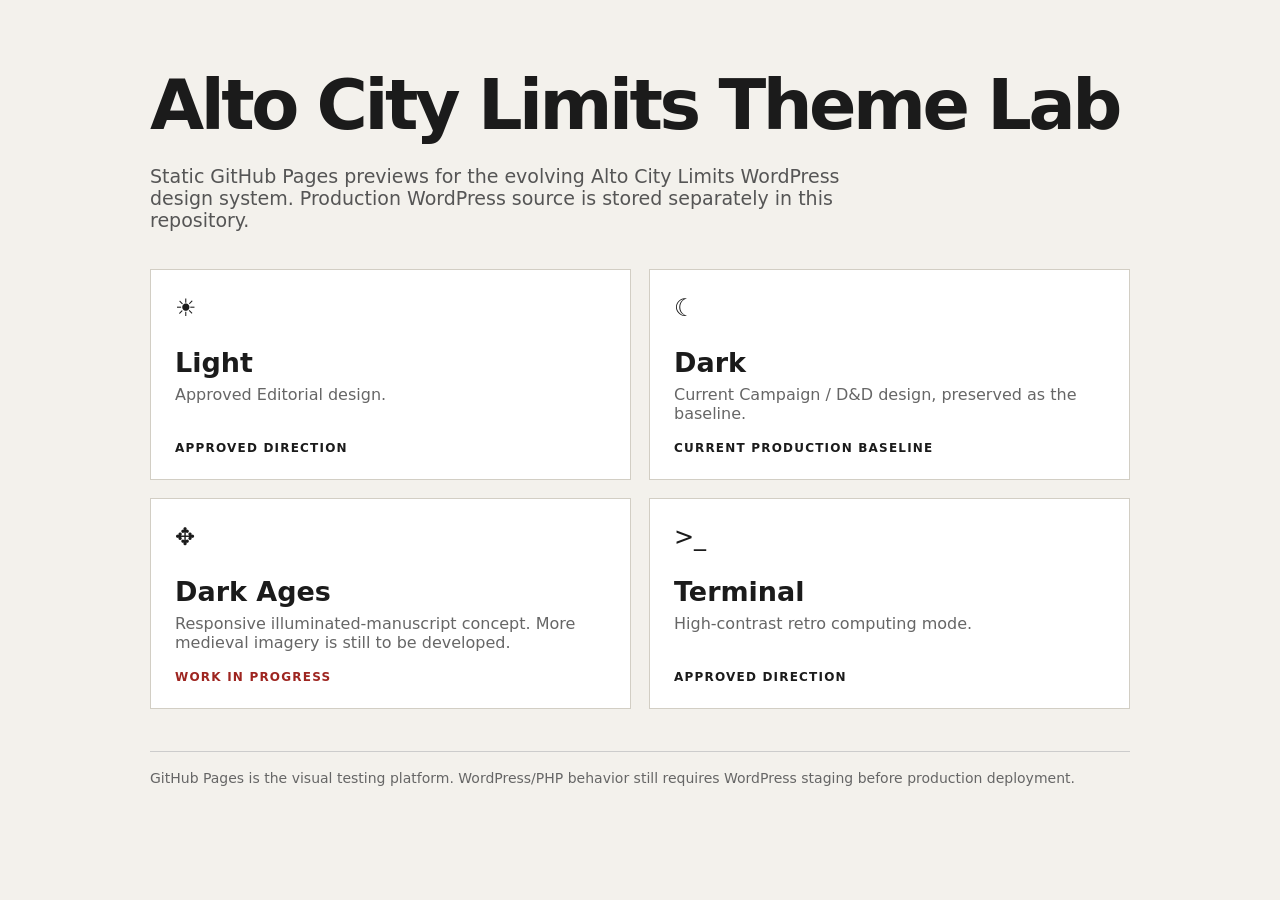
<file: index.html>
<!doctype html><html lang="en"><head><meta charset="utf-8"><meta name="viewport" content="width=device-width,initial-scale=1"><title>Alto City Limits — Theme Lab</title><style>:root{font-family:system-ui,-apple-system,BlinkMacSystemFont,"Segoe UI",sans-serif;color:#1b1b1b;background:#f3f1ec}*{box-sizing:border-box}body{margin:0}.wrap{width:min(980px,calc(100% - 32px));margin:auto;padding:64px 0}h1{font-size:clamp(38px,7vw,70px);letter-spacing:-.05em;margin:0 0 12px}.lede{font-size:19px;max-width:720px;color:#555}.grid{display:grid;grid-template-columns:repeat(2,minmax(0,1fr));gap:18px;margin-top:38px}.card{background:#fff;border:1px solid #d2cec4;padding:24px;text-decoration:none;color:inherit;min-height:180px;display:flex;flex-direction:column}.card:hover{border-color:#555}.icon{font-size:24px}.card h2{margin:25px 0 7px;font-size:27px}.card p{margin:0;color:#666}.status{margin-top:auto;padding-top:18px;font-size:12px;text-transform:uppercase;letter-spacing:.1em;font-weight:700}.wip{color:#9e2520}.foot{margin-top:42px;border-top:1px solid #ccc;padding-top:18px;color:#666;font-size:14px}@media(max-width:650px){.grid{grid-template-columns:1fr}}</style></head><body><main class="wrap"><h1>Alto City Limits Theme Lab</h1><p class="lede">Static GitHub Pages previews for the evolving Alto City Limits WordPress design system. Production WordPress source is stored separately in this repository.</p><div class="grid"><a class="card" href="light/"><span class="icon">☀</span><h2>Light</h2><p>Approved Editorial design.</p><span class="status">Approved direction</span></a><a class="card" href="dark/"><span class="icon">☾</span><h2>Dark</h2><p>Current Campaign / D&amp;D design, preserved as the baseline.</p><span class="status">Current production baseline</span></a><a class="card" href="dark-ages/"><span class="icon">✥</span><h2>Dark Ages</h2><p>Responsive illuminated-manuscript concept. More medieval imagery is still to be developed.</p><span class="status wip">Work in progress</span></a><a class="card" href="terminal/"><span class="icon">&gt;_</span><h2>Terminal</h2><p>High-contrast retro computing mode.</p><span class="status">Approved direction</span></a></div><div class="foot">GitHub Pages is the visual testing platform. WordPress/PHP behavior still requires WordPress staging before production deployment.</div></main></body></html>
</file>
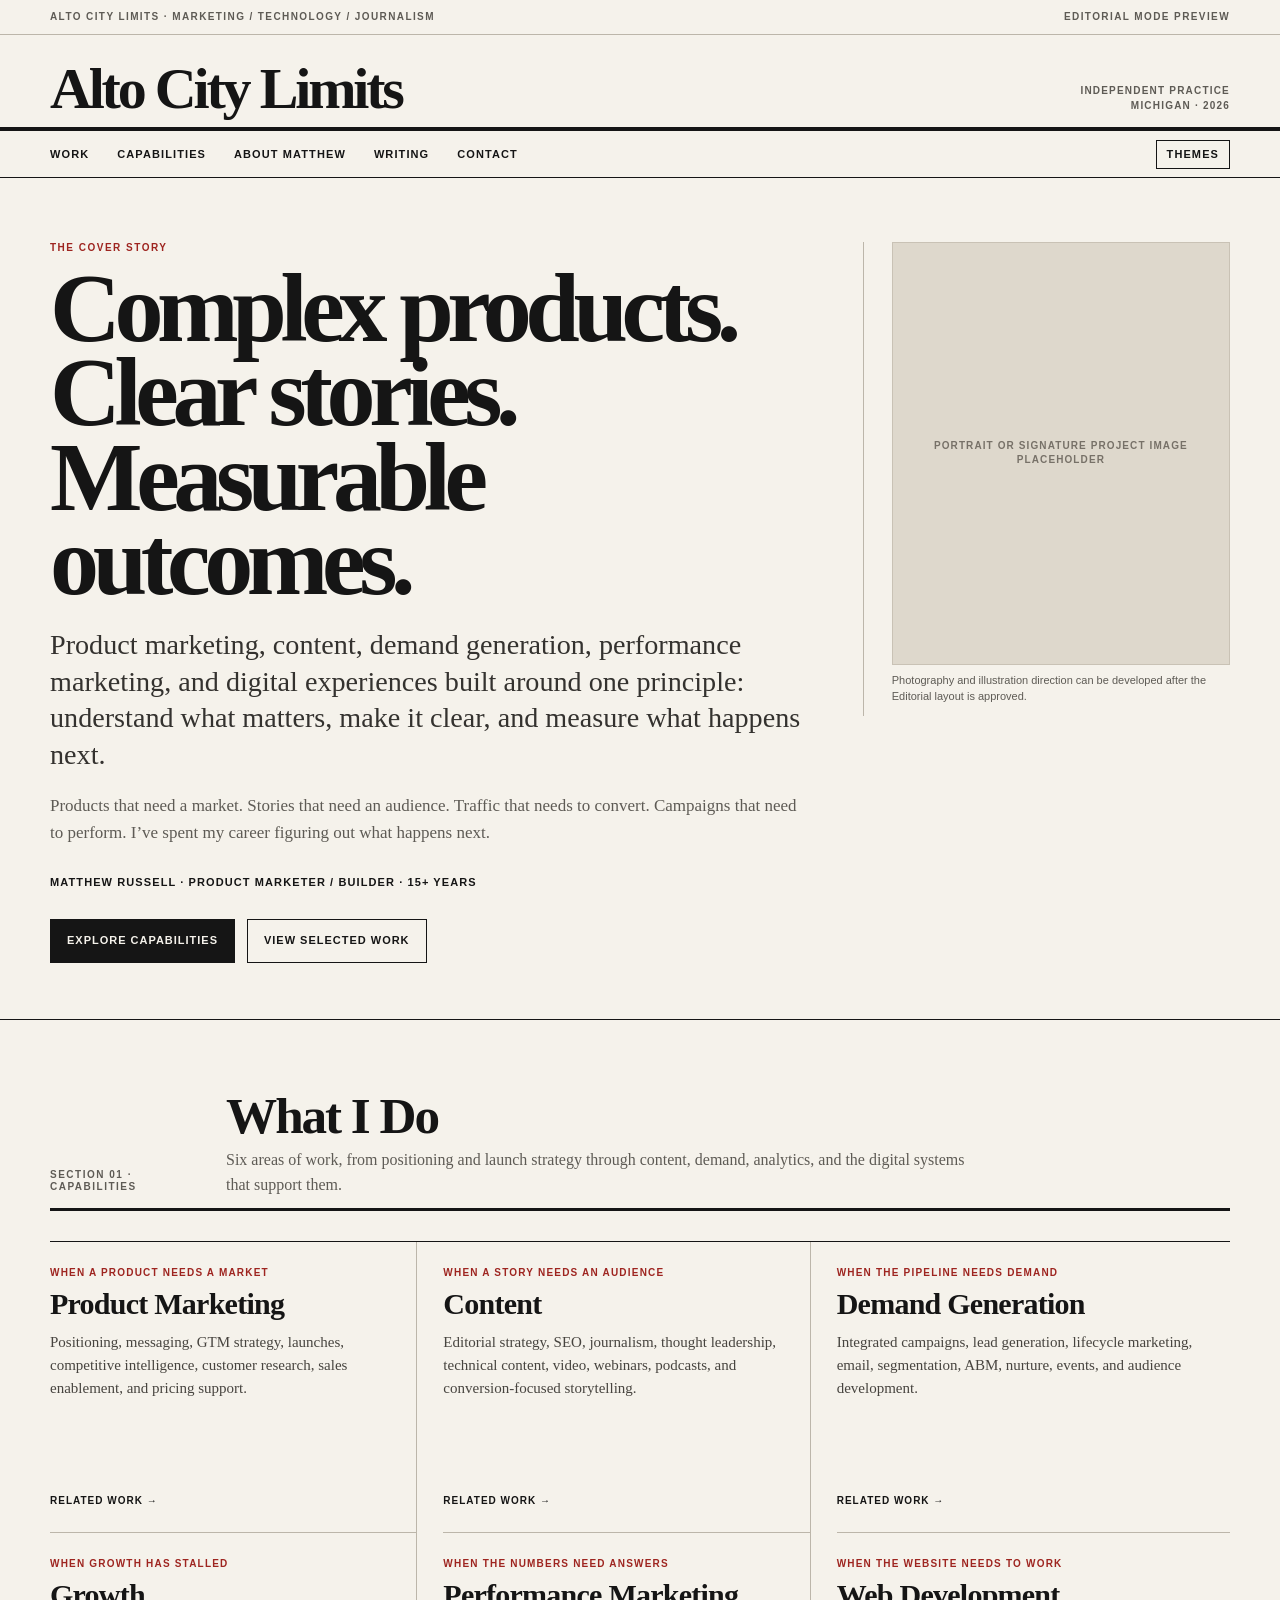
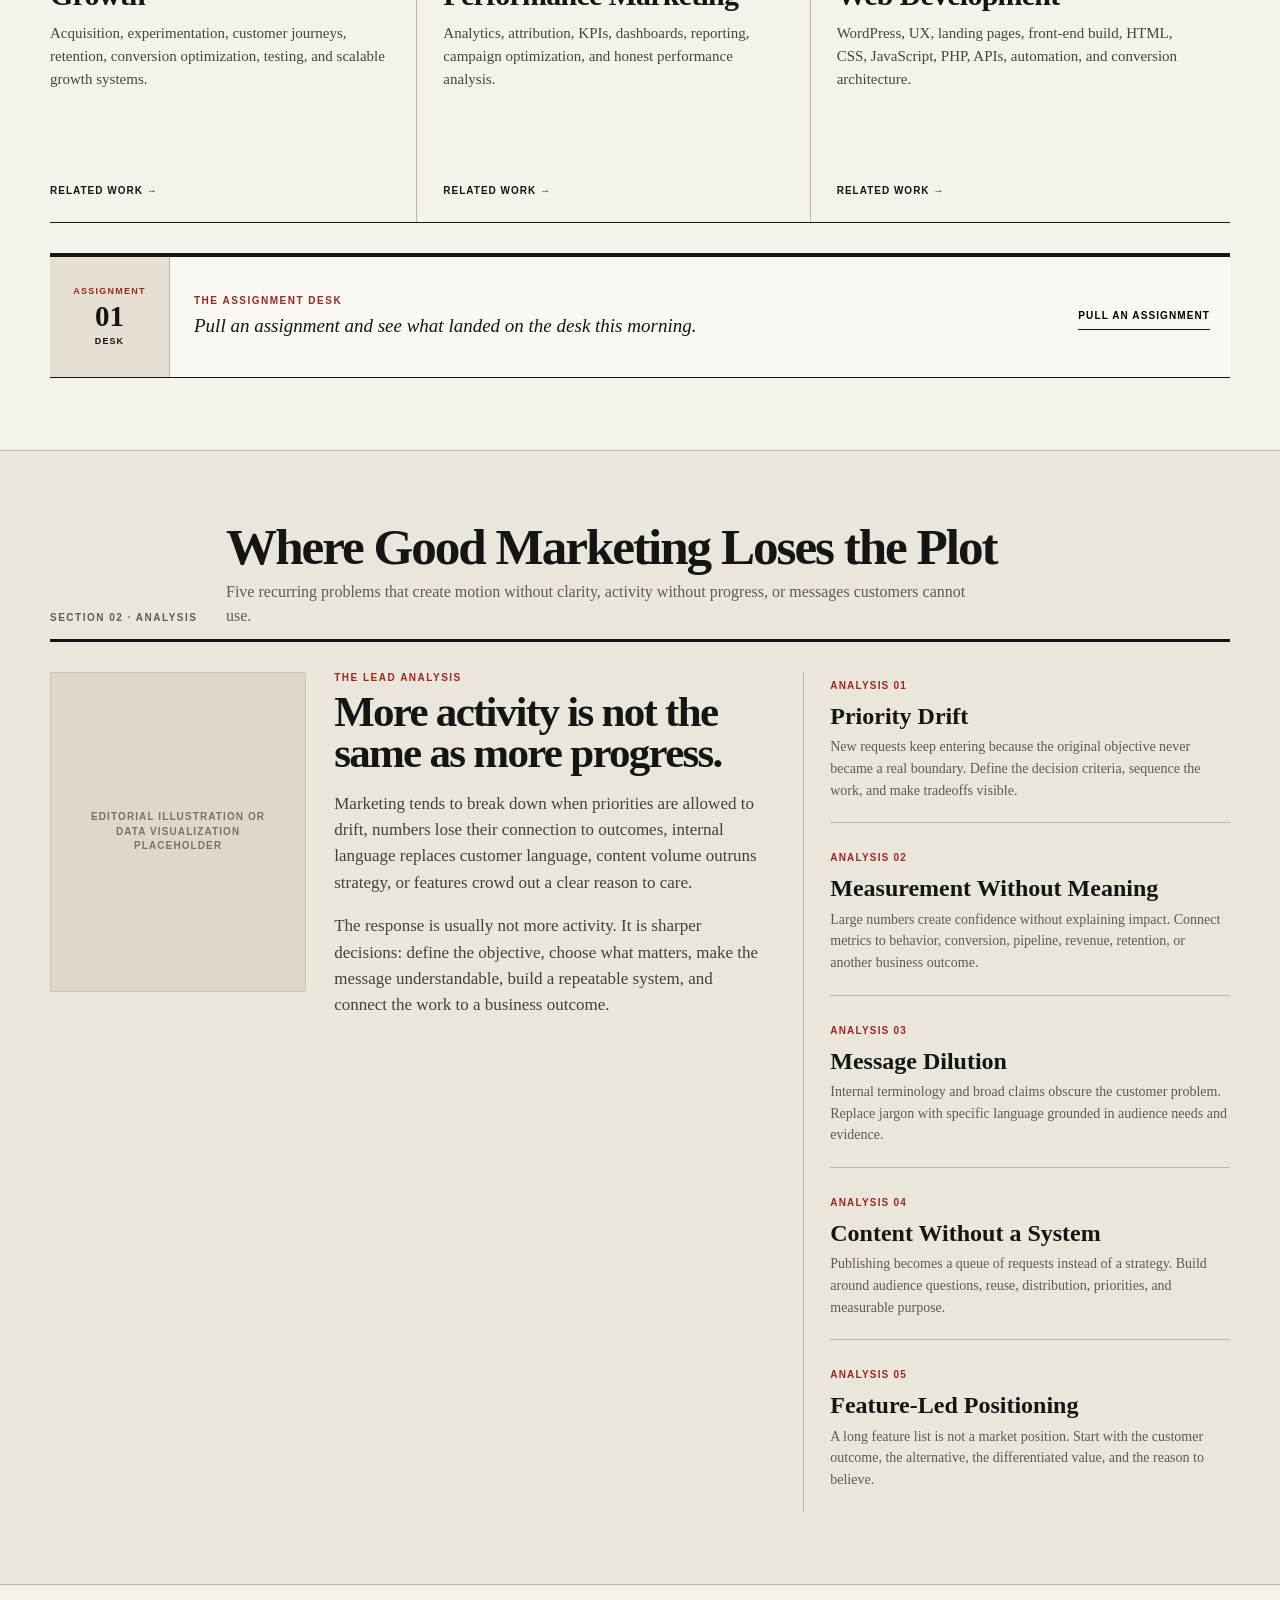
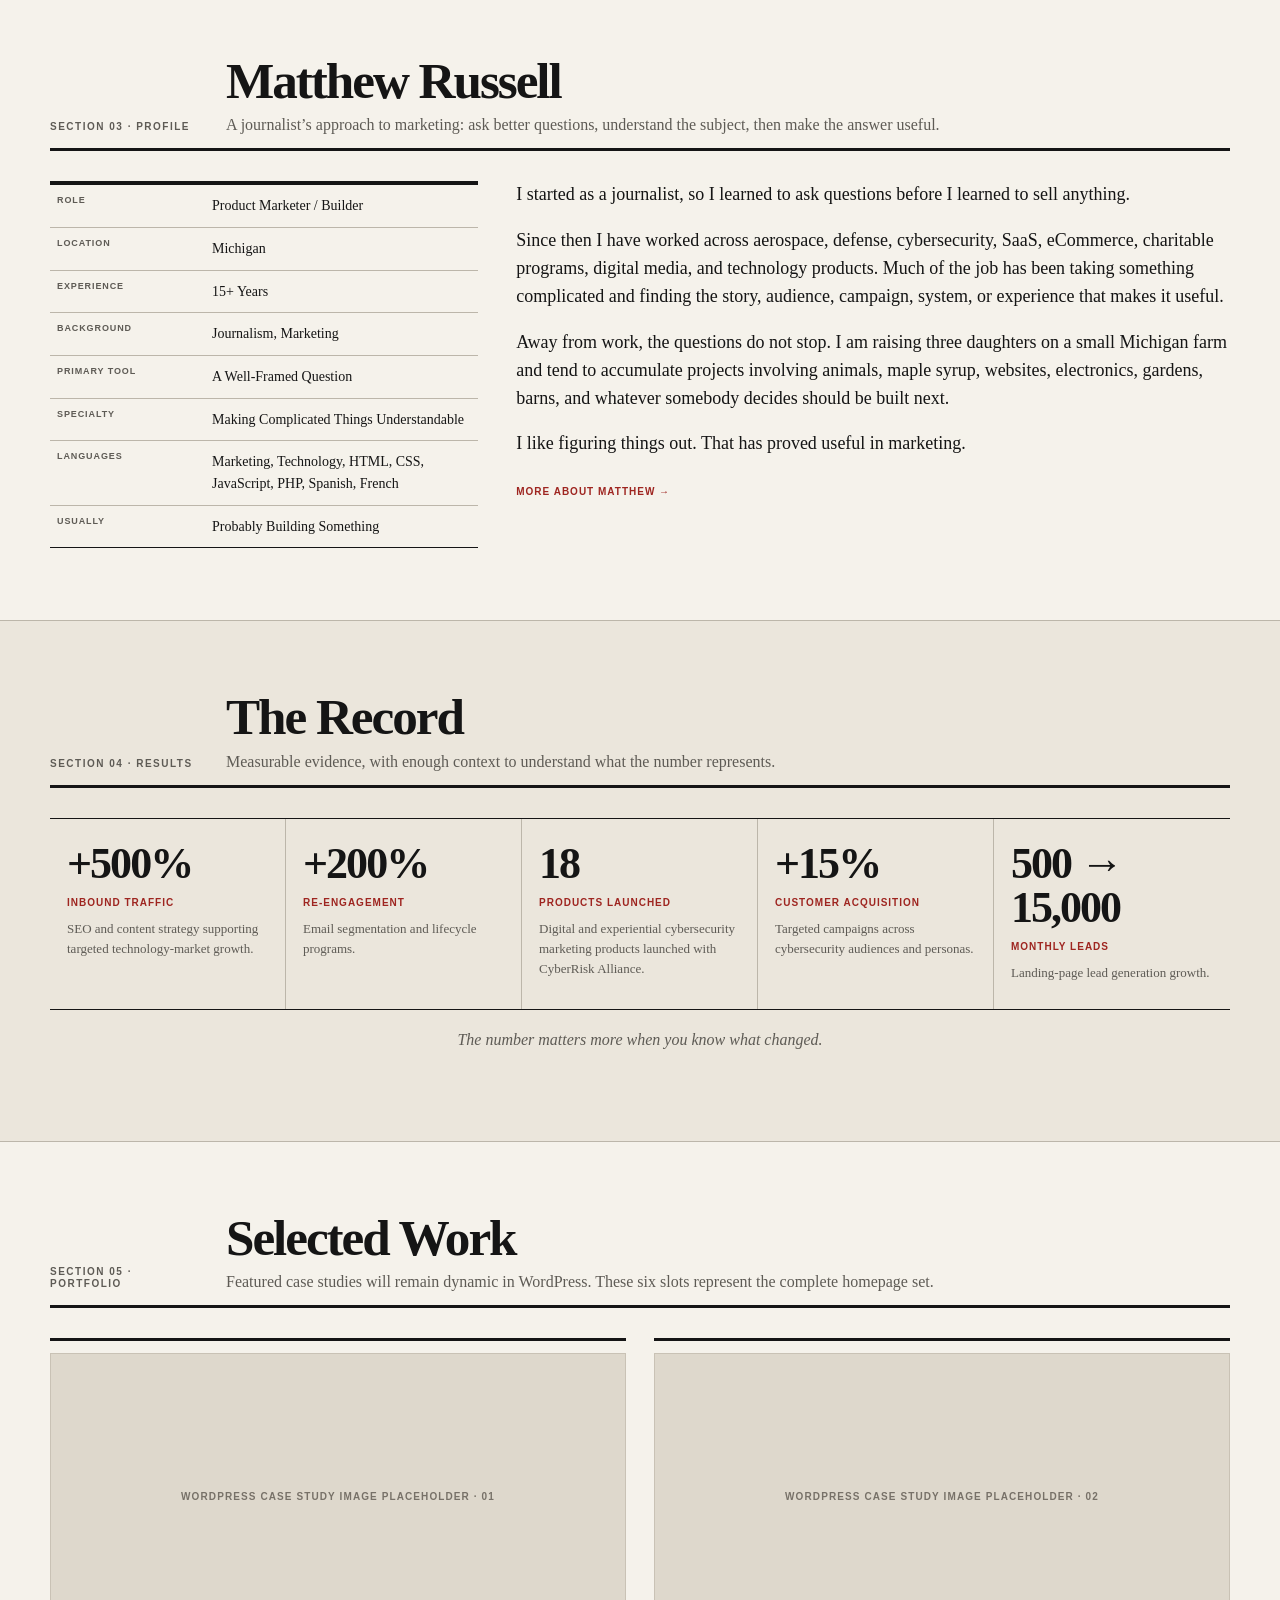
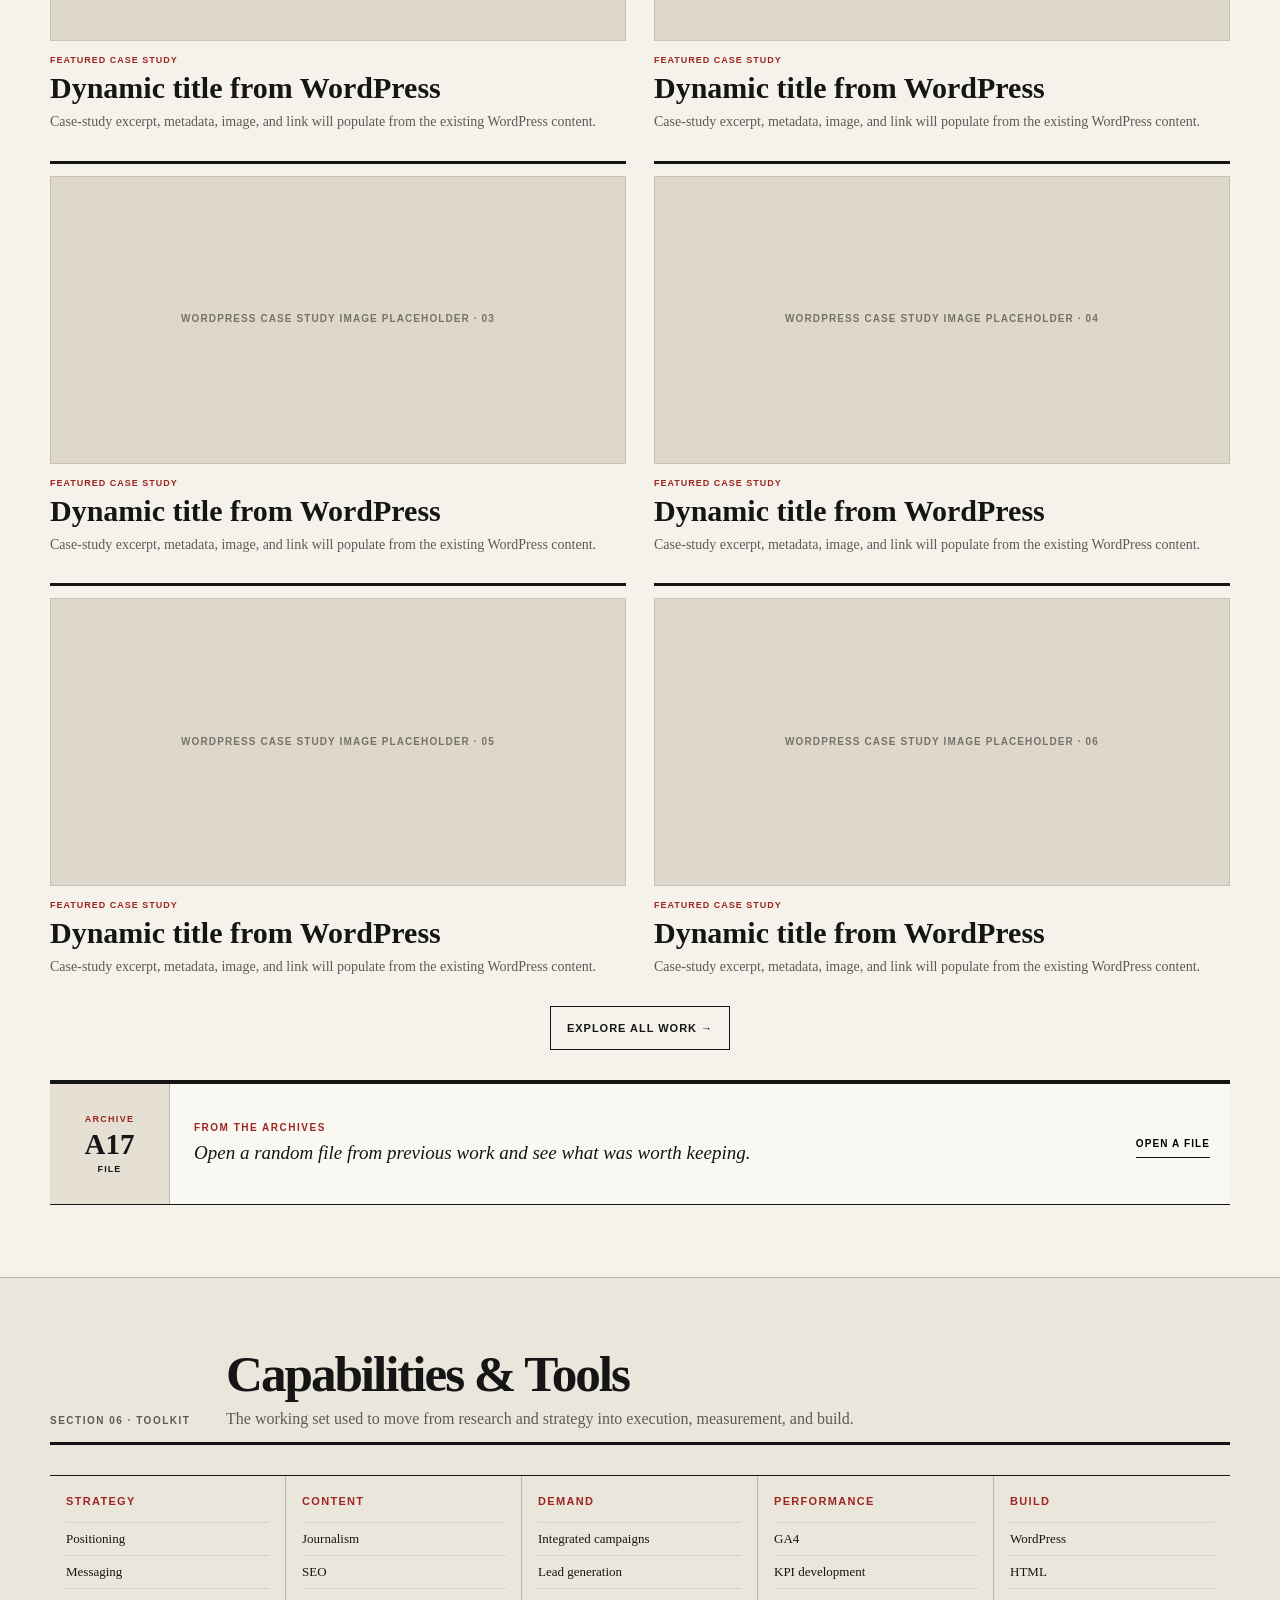
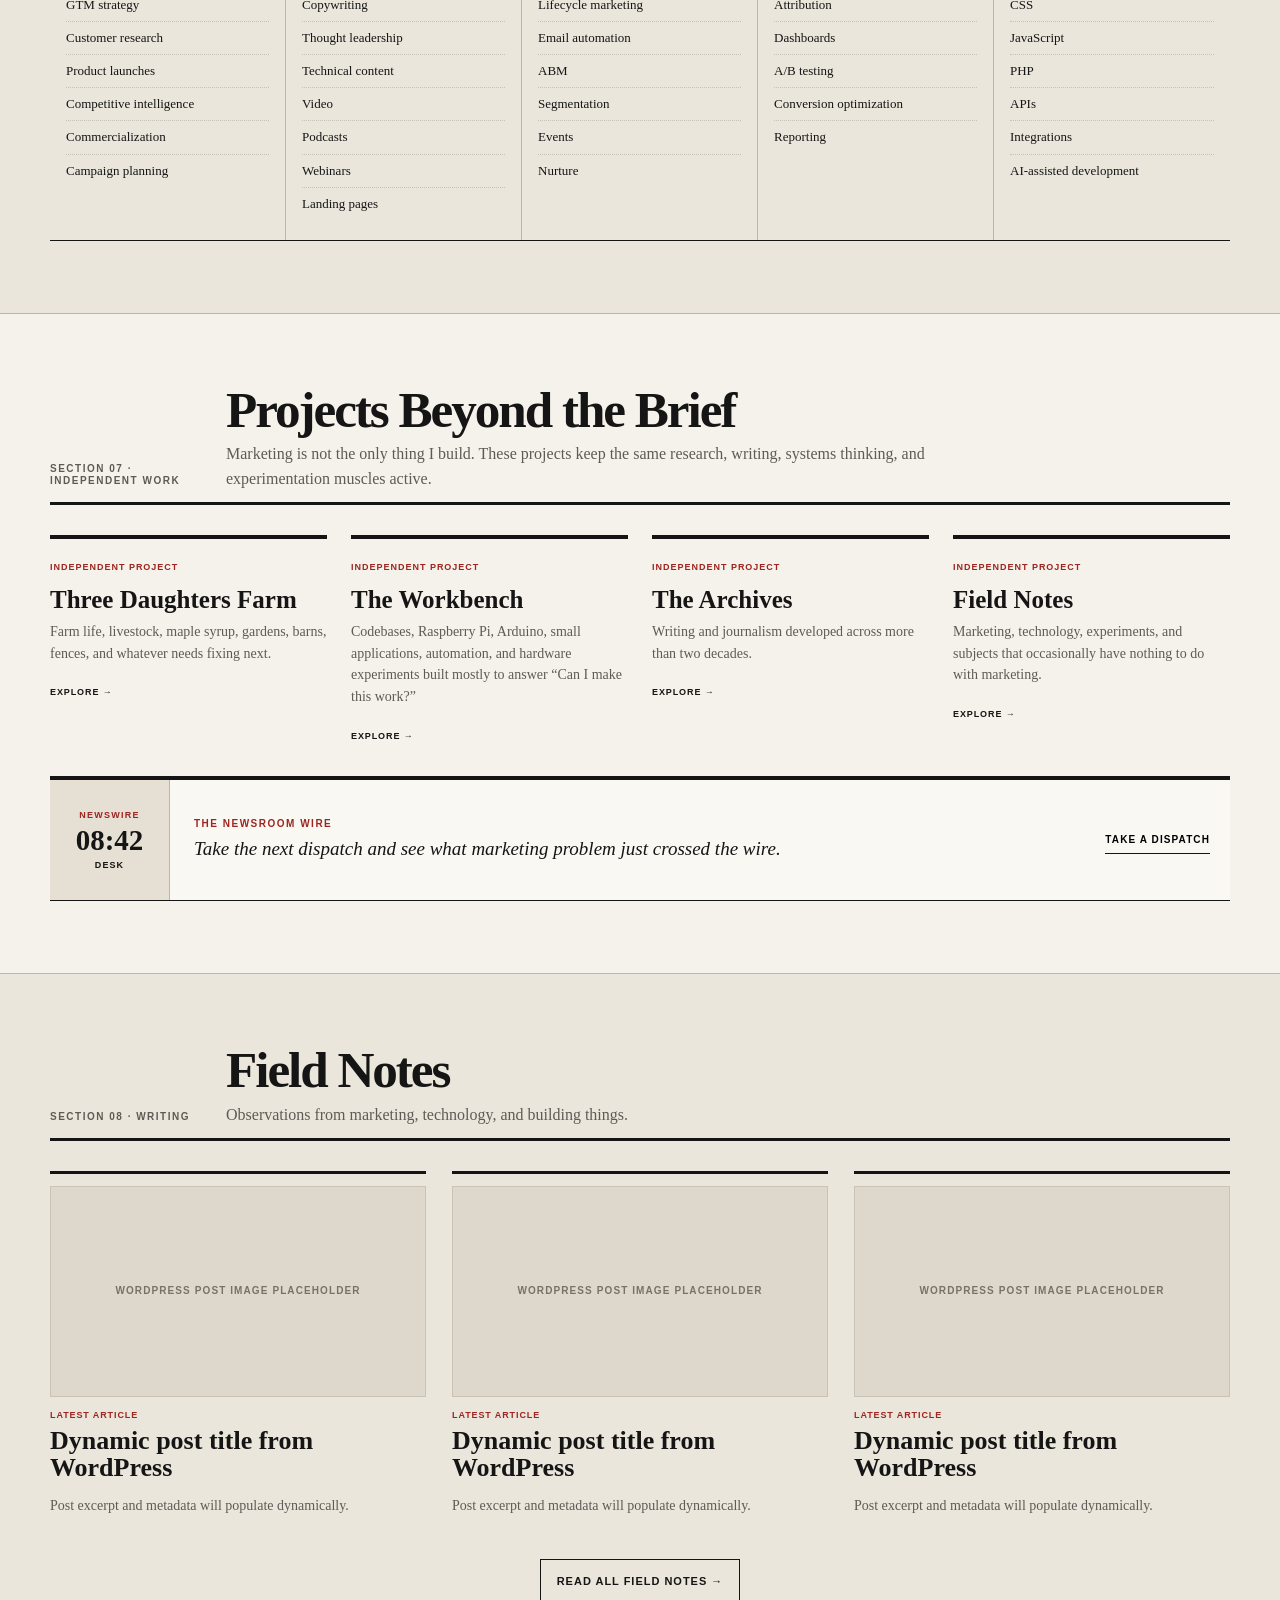
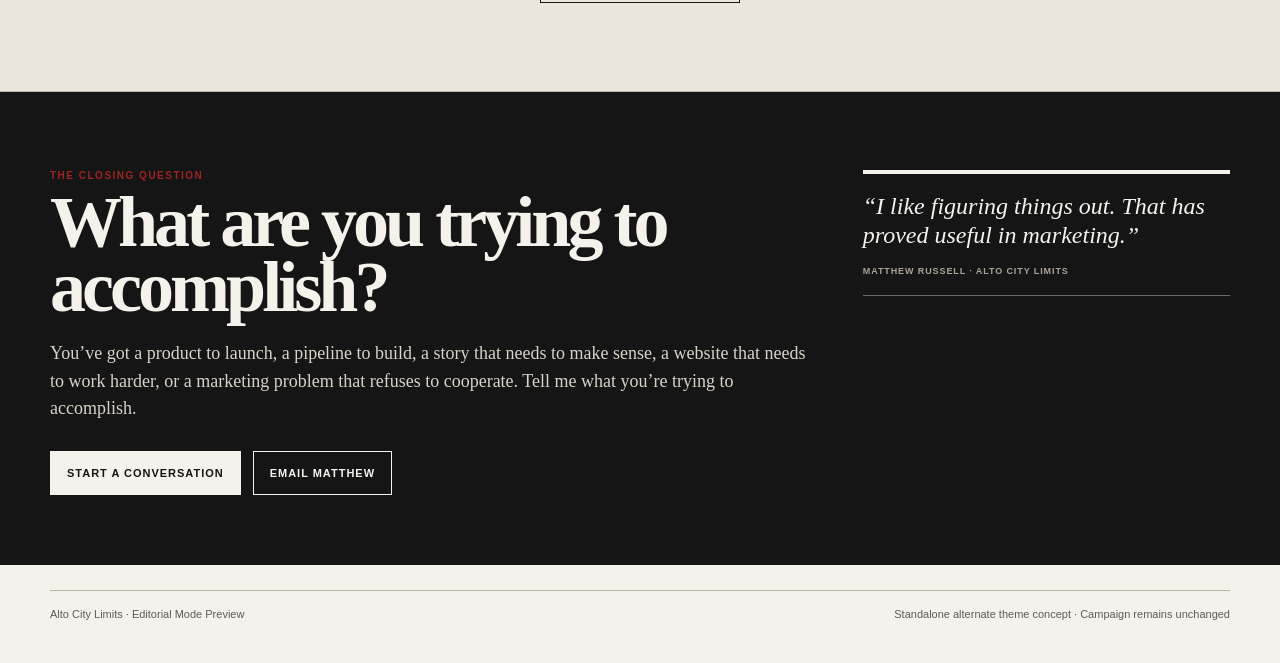
<file: light/index.html>
<!doctype html>
<html lang="en">
<head>
<meta charset="utf-8">
<meta name="viewport" content="width=device-width,initial-scale=1">
<title>Alto City Limits — Editorial Mode Preview</title>
<style>
:root{
  --paper:#f5f2eb;
  --paper-deep:#ebe6dc;
  --ink:#151515;
  --muted:#5e5b55;
  --rule:#bcb6aa;
  --rule-dark:#252525;
  --accent:#9e2520;
  --accent-soft:#e8d6d1;
  --blue:#263b50;
  --max:1180px;
  --serif:Georgia,"Times New Roman",serif;
  --sans:Arial,Helvetica,sans-serif;
}
*{box-sizing:border-box}
html{scroll-behavior:smooth;background:var(--paper)}
body{margin:0;background:var(--paper);color:var(--ink);font-family:var(--serif);line-height:1.55}
a{color:inherit}
button,a{font:inherit}
.wrap{width:min(var(--max),calc(100% - 44px));margin:auto}
.utility{border-bottom:1px solid var(--rule);font:700 10px/1 var(--sans);text-transform:uppercase;letter-spacing:.14em;color:var(--muted)}
.utility .wrap{min-height:34px;display:flex;align-items:center;justify-content:space-between;gap:18px}
.masthead{border-bottom:4px solid var(--ink)}
.mast-row{min-height:92px;display:flex;align-items:flex-end;justify-content:space-between;gap:30px;padding:18px 0 14px}
.brand{font-size:clamp(36px,5vw,58px);font-weight:700;line-height:.85;letter-spacing:-.055em;text-decoration:none}
.issue{text-align:right;font:700 10px/1.45 var(--sans);text-transform:uppercase;letter-spacing:.12em;color:var(--muted)}
.navbar{border-bottom:1px solid var(--ink);background:rgba(245,242,235,.95);position:sticky;top:0;z-index:20;backdrop-filter:blur(8px)}
.nav{min-height:46px;display:flex;align-items:center;justify-content:space-between;gap:28px}
.navlinks{display:flex;align-items:center;gap:28px;flex-wrap:wrap}
.nav a{font:700 11px/1 var(--sans);text-transform:uppercase;letter-spacing:.1em;text-decoration:none}
.nav a:hover,.nav a:focus{color:var(--accent)}
.mode{border:1px solid var(--ink);padding:8px 10px}
.hero{padding:64px 0 56px;border-bottom:1px solid var(--ink)}
.hero-grid{display:grid;grid-template-columns:minmax(0,1.35fr) minmax(280px,.65fr);gap:50px;align-items:start}
.rubric,.eyebrow,.folio,.meta-label{font:800 10px/1.2 var(--sans);text-transform:uppercase;letter-spacing:.15em;color:var(--accent)}
h1{font-size:clamp(54px,8vw,98px);line-height:.86;letter-spacing:-.065em;margin:12px 0 24px;max-width:860px}
.deck{font-size:clamp(20px,2.2vw,29px);line-height:1.3;max-width:820px;color:#34322f}
.support{font-size:17px;max-width:780px;color:var(--muted);margin-top:20px}
.byline{font:700 11px/1.5 var(--sans);text-transform:uppercase;letter-spacing:.1em;margin-top:28px}
.actions{display:flex;gap:12px;flex-wrap:wrap;margin-top:28px}
.btn{display:inline-flex;align-items:center;justify-content:center;min-height:44px;padding:10px 16px;border:1px solid var(--ink);background:var(--ink);color:var(--paper);font:700 11px/1 var(--sans);letter-spacing:.09em;text-transform:uppercase;text-decoration:none;cursor:pointer}
.btn.alt{background:transparent;color:var(--ink)}
.btn:hover,.btn:focus{outline:2px solid var(--accent);outline-offset:2px}
.hero-media{border-left:1px solid var(--rule);padding-left:28px}
.image-ph{background:#ded8cc;border:1px solid #c9c2b5;display:grid;place-items:center;text-align:center;color:#777168;font:700 10px/1.45 var(--sans);letter-spacing:.11em;text-transform:uppercase;padding:26px}
.hero-media .image-ph{aspect-ratio:4/5}
.caption{font:11px/1.45 var(--sans);color:var(--muted);margin-top:8px}
.section{padding:72px 0;border-bottom:1px solid var(--rule)}
.section.alt{background:var(--paper-deep)}
.section-head{display:grid;grid-template-columns:150px minmax(0,1fr);gap:26px;border-bottom:3px solid var(--ink);padding-bottom:10px;margin-bottom:30px;align-items:end}
.section-head h2{font-size:clamp(34px,4vw,52px);line-height:.95;letter-spacing:-.04em;margin:0}
.section-head p{margin:8px 0 0;color:var(--muted);font-size:16px;max-width:760px}
.folio{color:var(--muted);padding-bottom:5px}
.cap-grid{display:grid;grid-template-columns:repeat(3,minmax(0,1fr));gap:0;border-top:1px solid var(--ink);border-bottom:1px solid var(--ink)}
.cap{padding:24px 26px 26px 0;margin-right:26px;border-right:1px solid var(--rule);min-height:290px;display:flex;flex-direction:column}
.cap:nth-child(3n){border-right:0;margin-right:0}.cap:nth-child(n+4){border-top:1px solid var(--rule)}
.cap .need{font:800 10px/1.3 var(--sans);text-transform:uppercase;letter-spacing:.12em;color:var(--accent);margin-bottom:10px}
.cap h3{font-size:30px;line-height:1;margin:0 0 12px;letter-spacing:-.025em}
.cap p{font-size:15px;color:#47443f;margin:0 0 20px}
.cap .read{margin-top:auto;font:800 10px/1 var(--sans);text-transform:uppercase;letter-spacing:.1em;text-decoration:none}
.surprise{margin-top:30px;border-top:4px solid var(--ink);border-bottom:1px solid var(--ink);display:grid;grid-template-columns:120px minmax(0,1fr) auto;align-items:stretch;background:#faf8f3;position:relative}
.surprise-token{border:0;border-right:1px solid var(--rule);background:#e5dfd4;min-height:120px;padding:15px;display:flex;flex-direction:column;justify-content:center;align-items:center;cursor:pointer;color:var(--ink)}
.surprise-token small{font:800 9px/1 var(--sans);letter-spacing:.14em;color:var(--accent)}
.surprise-token b{font-size:29px;line-height:1;margin:6px 0}
.surprise-token span{font:800 9px/1 var(--sans);letter-spacing:.12em}
.surprise-copy{padding:20px 24px;align-self:center}
.surprise .label{font:800 10px/1 var(--sans);letter-spacing:.15em;text-transform:uppercase;color:var(--accent);margin:0 0 7px}
.surprise .result{font-size:19px;line-height:1.35;font-style:italic;margin:0;max-width:780px}
.surprise-action{align-self:center;margin-right:20px;border:0;border-bottom:1px solid var(--ink);background:transparent;padding:8px 0;font:800 10px/1 var(--sans);letter-spacing:.11em;text-transform:uppercase;cursor:pointer}
.surprise.hit .surprise-token{animation:paper .28s ease}@keyframes paper{50%{transform:translateY(-4px) rotate(-1deg)}}
.analysis-grid{display:grid;grid-template-columns:minmax(0,1.25fr) minmax(300px,.75fr);gap:42px}
.lead-analysis{display:grid;grid-template-columns:minmax(220px,.75fr) minmax(0,1.25fr);gap:28px;align-items:start}
.lead-analysis .image-ph{aspect-ratio:4/5}
.lead-analysis h3{font-size:43px;line-height:.95;letter-spacing:-.04em;margin:8px 0 14px}
.lead-analysis p{font-size:17px;color:#44413d}
.briefs{border-left:1px solid var(--rule);padding-left:26px}
.brief{padding:0 0 21px;margin-bottom:21px;border-bottom:1px solid var(--rule)}
.brief:last-child{border-bottom:0;margin-bottom:0}
.brief .num{font:800 10px/1 var(--sans);color:var(--accent);text-transform:uppercase;letter-spacing:.12em}
.brief h3{font-size:24px;line-height:1.02;margin:7px 0 8px}
.brief p{font-size:14px;color:var(--muted);margin:0}
.profile{display:grid;grid-template-columns:minmax(300px,.75fr) minmax(0,1.25fr);gap:38px;align-items:start}
.factbox{border-top:4px solid var(--ink);border-bottom:1px solid var(--ink)}
.factrow{display:grid;grid-template-columns:155px 1fr;border-bottom:1px solid var(--rule)}
.factrow:last-child{border-bottom:0}
.factrow span{padding:10px 7px}.factrow .key{font:800 9px/1.3 var(--sans);text-transform:uppercase;letter-spacing:.1em;color:var(--muted)}.factrow .val{font-size:14px}
.bio{font-size:18px}.bio p:first-child{margin-top:0}.bio .more{font:800 10px/1 var(--sans);text-transform:uppercase;letter-spacing:.1em;color:var(--accent);text-decoration:none}
.metrics{display:grid;grid-template-columns:repeat(5,minmax(0,1fr));border-top:1px solid var(--ink);border-bottom:1px solid var(--ink)}
.metric{padding:23px 17px;border-right:1px solid var(--rule);min-height:190px}.metric:last-child{border-right:0}.metric .value{font-size:clamp(31px,3.5vw,44px);font-weight:700;line-height:1;letter-spacing:-.045em}.metric .label{font:800 10px/1.3 var(--sans);text-transform:uppercase;letter-spacing:.1em;color:var(--accent);margin:10px 0}.metric p{font-size:13px;color:var(--muted);margin:0}
.aside-note{text-align:center;font-style:italic;color:var(--muted);margin-top:18px}
.work-grid{display:grid;grid-template-columns:repeat(2,minmax(0,1fr));gap:28px}
.work-card{border-top:3px solid var(--ink);padding-top:12px}.work-card .image-ph{aspect-ratio:16/8;margin-bottom:15px}.work-card .meta{font:800 9px/1 var(--sans);text-transform:uppercase;letter-spacing:.11em;color:var(--accent)}.work-card h3{font-size:30px;line-height:1;margin:8px 0}.work-card p{font-size:14px;color:var(--muted);margin:0}
.center{text-align:center;margin-top:28px}
.tool-columns{display:grid;grid-template-columns:repeat(5,minmax(0,1fr));gap:0;border-top:1px solid var(--ink);border-bottom:1px solid var(--ink)}
.tool{padding:20px 16px;border-right:1px solid var(--rule)}.tool:last-child{border-right:0}.tool h3{font:800 11px/1 var(--sans);text-transform:uppercase;letter-spacing:.12em;color:var(--accent);margin:0 0 15px}.tool ul{list-style:none;padding:0;margin:0}.tool li{font-size:13px;padding:6px 0;border-top:1px dotted #c7c0b5}
.projects{display:grid;grid-template-columns:repeat(4,minmax(0,1fr));gap:24px}.project{display:block;text-decoration:none;border-top:4px solid var(--ink);padding-top:14px}.project .type{font:800 9px/1 var(--sans);color:var(--accent);text-transform:uppercase;letter-spacing:.11em}.project h3{font-size:25px;line-height:1;margin:9px 0}.project p{font-size:14px;color:var(--muted);margin:0 0 14px}.project .cta{font:800 9px/1 var(--sans);text-transform:uppercase;letter-spacing:.1em}
.notes-grid{display:grid;grid-template-columns:repeat(3,minmax(0,1fr));gap:26px}.note-card{border-top:3px solid var(--ink);padding-top:12px}.note-card .image-ph{aspect-ratio:16/9;margin-bottom:14px}.note-card .meta{font:800 9px/1 var(--sans);color:var(--accent);text-transform:uppercase;letter-spacing:.1em}.note-card h3{font-size:26px;line-height:1.02;margin:8px 0}.note-card p{font-size:14px;color:var(--muted)}
.contact{padding:78px 0 70px;background:var(--ink);color:var(--paper)}
.contact-grid{display:grid;grid-template-columns:minmax(0,1.35fr) minmax(300px,.65fr);gap:50px;align-items:start}.contact h2{font-size:clamp(44px,6vw,72px);line-height:.9;letter-spacing:-.055em;margin:8px 0 20px}.contact p{font-size:18px;color:#d8d2c7;max-width:780px}.contact .btn{background:var(--paper);color:var(--ink);border-color:var(--paper)}.contact .btn.alt{background:transparent;color:var(--paper)}
.quote-box{border-top:4px solid var(--paper);border-bottom:1px solid #6e6a63;padding:18px 0;font-size:24px;line-height:1.2;font-style:italic}.quote-box cite{display:block;font:800 9px/1.4 var(--sans);text-transform:uppercase;letter-spacing:.1em;color:#aaa398;margin-top:15px;font-style:normal}
footer{padding:25px 0 40px;font:11px/1.5 var(--sans);color:var(--muted)}.foot{display:flex;justify-content:space-between;gap:20px;border-top:1px solid var(--rule);padding-top:15px}
@media(max-width:920px){.hero-grid,.analysis-grid,.profile,.contact-grid{grid-template-columns:1fr}.hero-media{border-left:0;border-top:1px solid var(--rule);padding:24px 0 0}.cap-grid{grid-template-columns:1fr 1fr}.cap:nth-child(3n){border-right:1px solid var(--rule);margin-right:26px}.cap:nth-child(2n){border-right:0;margin-right:0}.cap:nth-child(n+3){border-top:1px solid var(--rule)}.metrics{grid-template-columns:1fr 1fr}.metric{border-bottom:1px solid var(--rule)}.tool-columns{grid-template-columns:1fr 1fr}.tool{border-bottom:1px solid var(--rule)}.projects{grid-template-columns:1fr 1fr}.notes-grid{grid-template-columns:1fr 1fr}}
@media(max-width:680px){.wrap{width:min(100% - 28px,var(--max))}.issue{display:none}.nav{align-items:flex-start;padding:12px 0}.navlinks{gap:14px}.section-head{grid-template-columns:1fr;gap:6px}.cap-grid,.metrics,.tool-columns,.projects,.notes-grid,.work-grid,.lead-analysis{grid-template-columns:1fr}.cap{border-right:0!important;margin-right:0!important;border-top:1px solid var(--rule)!important}.surprise{grid-template-columns:90px minmax(0,1fr)}.surprise-action{grid-column:2;margin:0 20px 18px 24px;justify-self:start}.analysis-grid{gap:26px}.briefs{border-left:0;border-top:1px solid var(--rule);padding:22px 0 0}.metric{border-right:0}.tool{border-right:0}.foot{flex-direction:column}}
@media(prefers-reduced-motion:reduce){*{scroll-behavior:auto!important;animation:none!important}}
</style>
</head>
<body>
<div class="utility"><div class="wrap"><span>Alto City Limits · Marketing / Technology / Journalism</span><span>Editorial Mode Preview</span></div></div>
<header class="masthead"><div class="wrap mast-row"><a class="brand" href="#">Alto City Limits</a><div class="issue">Independent Practice<br>Michigan · 2026</div></div></header>
<div class="navbar"><div class="wrap nav"><nav class="navlinks" aria-label="Primary navigation"><a href="#work">Work</a><a href="#capabilities">Capabilities</a><a href="#about">About Matthew</a><a href="#notes">Writing</a><a href="#contact">Contact</a></nav><a class="mode" href="#">Themes</a></div></div>
<main>
<section class="hero"><div class="wrap hero-grid"><div><div class="rubric">The Cover Story</div><h1>Complex products. Clear stories. Measurable outcomes.</h1><div class="deck">Product marketing, content, demand generation, performance marketing, and digital experiences built around one principle: understand what matters, make it clear, and measure what happens next.</div><p class="support">Products that need a market. Stories that need an audience. Traffic that needs to convert. Campaigns that need to perform. I’ve spent my career figuring out what happens next.</p><div class="byline">Matthew Russell · Product Marketer / Builder · 15+ Years</div><div class="actions"><a class="btn" href="#capabilities">Explore Capabilities</a><a class="btn alt" href="#work">View Selected Work</a></div></div><aside class="hero-media"><div class="image-ph">Portrait or signature project image placeholder</div><p class="caption">Photography and illustration direction can be developed after the Editorial layout is approved.</p></aside></div></section>

<section class="section" id="capabilities"><div class="wrap"><div class="section-head"><div class="folio">Section 01 · Capabilities</div><div><h2>What I Do</h2><p>Six areas of work, from positioning and launch strategy through content, demand, analytics, and the digital systems that support them.</p></div></div>
<div class="cap-grid">
<article class="cap"><div class="need">When a product needs a market</div><h3>Product Marketing</h3><p>Positioning, messaging, GTM strategy, launches, competitive intelligence, customer research, sales enablement, and pricing support.</p><a class="read" href="#work">Related Work →</a></article>
<article class="cap"><div class="need">When a story needs an audience</div><h3>Content</h3><p>Editorial strategy, SEO, journalism, thought leadership, technical content, video, webinars, podcasts, and conversion-focused storytelling.</p><a class="read" href="#work">Related Work →</a></article>
<article class="cap"><div class="need">When the pipeline needs demand</div><h3>Demand Generation</h3><p>Integrated campaigns, lead generation, lifecycle marketing, email, segmentation, ABM, nurture, events, and audience development.</p><a class="read" href="#work">Related Work →</a></article>
<article class="cap"><div class="need">When growth has stalled</div><h3>Growth</h3><p>Acquisition, experimentation, customer journeys, retention, conversion optimization, testing, and scalable growth systems.</p><a class="read" href="#work">Related Work →</a></article>
<article class="cap"><div class="need">When the numbers need answers</div><h3>Performance Marketing</h3><p>Analytics, attribution, KPIs, dashboards, reporting, campaign optimization, and honest performance analysis.</p><a class="read" href="#work">Related Work →</a></article>
<article class="cap"><div class="need">When the website needs to work</div><h3>Web Development</h3><p>WordPress, UX, landing pages, front-end build, HTML, CSS, JavaScript, PHP, APIs, automation, and conversion architecture.</p><a class="read" href="#work">Related Work →</a></article>
</div>
<div class="surprise" data-random-box data-kind="assignment"><button class="surprise-token" type="button" aria-label="Pull a random assignment"><small>ASSIGNMENT</small><b data-token>01</b><span>DESK</span></button><div class="surprise-copy"><p class="label">The Assignment Desk</p><p class="result" data-output aria-live="polite">Pull an assignment and see what landed on the desk this morning.</p></div><button class="surprise-action" type="button">Pull an Assignment</button></div>
</div></section>

<section class="section alt"><div class="wrap"><div class="section-head"><div class="folio">Section 02 · Analysis</div><div><h2>Where Good Marketing Loses the Plot</h2><p>Five recurring problems that create motion without clarity, activity without progress, or messages customers cannot use.</p></div></div>
<div class="analysis-grid"><article class="lead-analysis"><div class="image-ph">Editorial illustration or data visualization placeholder</div><div><div class="rubric">The Lead Analysis</div><h3>More activity is not the same as more progress.</h3><p>Marketing tends to break down when priorities are allowed to drift, numbers lose their connection to outcomes, internal language replaces customer language, content volume outruns strategy, or features crowd out a clear reason to care.</p><p>The response is usually not more activity. It is sharper decisions: define the objective, choose what matters, make the message understandable, build a repeatable system, and connect the work to a business outcome.</p></div></article><aside class="briefs">
<div class="brief"><span class="num">Analysis 01</span><h3>Priority Drift</h3><p>New requests keep entering because the original objective never became a real boundary. Define the decision criteria, sequence the work, and make tradeoffs visible.</p></div>
<div class="brief"><span class="num">Analysis 02</span><h3>Measurement Without Meaning</h3><p>Large numbers create confidence without explaining impact. Connect metrics to behavior, conversion, pipeline, revenue, retention, or another business outcome.</p></div>
<div class="brief"><span class="num">Analysis 03</span><h3>Message Dilution</h3><p>Internal terminology and broad claims obscure the customer problem. Replace jargon with specific language grounded in audience needs and evidence.</p></div>
<div class="brief"><span class="num">Analysis 04</span><h3>Content Without a System</h3><p>Publishing becomes a queue of requests instead of a strategy. Build around audience questions, reuse, distribution, priorities, and measurable purpose.</p></div>
<div class="brief"><span class="num">Analysis 05</span><h3>Feature-Led Positioning</h3><p>A long feature list is not a market position. Start with the customer outcome, the alternative, the differentiated value, and the reason to believe.</p></div>
</aside></div></div></section>

<section class="section" id="about"><div class="wrap"><div class="section-head"><div class="folio">Section 03 · Profile</div><div><h2>Matthew Russell</h2><p>A journalist’s approach to marketing: ask better questions, understand the subject, then make the answer useful.</p></div></div>
<div class="profile"><div class="factbox">
<div class="factrow"><span class="key">Role</span><span class="val">Product Marketer / Builder</span></div>
<div class="factrow"><span class="key">Location</span><span class="val">Michigan</span></div>
<div class="factrow"><span class="key">Experience</span><span class="val">15+ Years</span></div>
<div class="factrow"><span class="key">Background</span><span class="val">Journalism, Marketing</span></div>
<div class="factrow"><span class="key">Primary Tool</span><span class="val">A Well-Framed Question</span></div>
<div class="factrow"><span class="key">Specialty</span><span class="val">Making Complicated Things Understandable</span></div>
<div class="factrow"><span class="key">Languages</span><span class="val">Marketing, Technology, HTML, CSS, JavaScript, PHP, Spanish, French</span></div>
<div class="factrow"><span class="key">Usually</span><span class="val">Probably Building Something</span></div>
</div><div class="bio"><p>I started as a journalist, so I learned to ask questions before I learned to sell anything.</p><p>Since then I have worked across aerospace, defense, cybersecurity, SaaS, eCommerce, charitable programs, digital media, and technology products. Much of the job has been taking something complicated and finding the story, audience, campaign, system, or experience that makes it useful.</p><p>Away from work, the questions do not stop. I am raising three daughters on a small Michigan farm and tend to accumulate projects involving animals, maple syrup, websites, electronics, gardens, barns, and whatever somebody decides should be built next.</p><p>I like figuring things out. That has proved useful in marketing.</p><p><a class="more" href="#">More About Matthew →</a></p></div></div></div></section>

<section class="section alt"><div class="wrap"><div class="section-head"><div class="folio">Section 04 · Results</div><div><h2>The Record</h2><p>Measurable evidence, with enough context to understand what the number represents.</p></div></div>
<div class="metrics"><div class="metric"><div class="value">+500%</div><div class="label">Inbound Traffic</div><p>SEO and content strategy supporting targeted technology-market growth.</p></div><div class="metric"><div class="value">+200%</div><div class="label">Re-engagement</div><p>Email segmentation and lifecycle programs.</p></div><div class="metric"><div class="value">18</div><div class="label">Products Launched</div><p>Digital and experiential cybersecurity marketing products launched with CyberRisk Alliance.</p></div><div class="metric"><div class="value">+15%</div><div class="label">Customer Acquisition</div><p>Targeted campaigns across cybersecurity audiences and personas.</p></div><div class="metric"><div class="value">500 → 15,000</div><div class="label">Monthly Leads</div><p>Landing-page lead generation growth.</p></div></div><p class="aside-note">The number matters more when you know what changed.</p></div></section>

<section class="section" id="work"><div class="wrap"><div class="section-head"><div class="folio">Section 05 · Portfolio</div><div><h2>Selected Work</h2><p>Featured case studies will remain dynamic in WordPress. These six slots represent the complete homepage set.</p></div></div>
<div class="work-grid">
<article class="work-card"><div class="image-ph">WordPress case study image placeholder · 01</div><div class="meta">Featured Case Study</div><h3>Dynamic title from WordPress</h3><p>Case-study excerpt, metadata, image, and link will populate from the existing WordPress content.</p></article>
<article class="work-card"><div class="image-ph">WordPress case study image placeholder · 02</div><div class="meta">Featured Case Study</div><h3>Dynamic title from WordPress</h3><p>Case-study excerpt, metadata, image, and link will populate from the existing WordPress content.</p></article>
<article class="work-card"><div class="image-ph">WordPress case study image placeholder · 03</div><div class="meta">Featured Case Study</div><h3>Dynamic title from WordPress</h3><p>Case-study excerpt, metadata, image, and link will populate from the existing WordPress content.</p></article>
<article class="work-card"><div class="image-ph">WordPress case study image placeholder · 04</div><div class="meta">Featured Case Study</div><h3>Dynamic title from WordPress</h3><p>Case-study excerpt, metadata, image, and link will populate from the existing WordPress content.</p></article>
<article class="work-card"><div class="image-ph">WordPress case study image placeholder · 05</div><div class="meta">Featured Case Study</div><h3>Dynamic title from WordPress</h3><p>Case-study excerpt, metadata, image, and link will populate from the existing WordPress content.</p></article>
<article class="work-card"><div class="image-ph">WordPress case study image placeholder · 06</div><div class="meta">Featured Case Study</div><h3>Dynamic title from WordPress</h3><p>Case-study excerpt, metadata, image, and link will populate from the existing WordPress content.</p></article>
</div><p class="center"><a class="btn alt" href="#">Explore All Work →</a></p>
<div class="surprise" data-random-box data-kind="archive"><button class="surprise-token" type="button" aria-label="Open a random archive file"><small>ARCHIVE</small><b data-token>A17</b><span>FILE</span></button><div class="surprise-copy"><p class="label">From the Archives</p><p class="result" data-output aria-live="polite">Open a random file from previous work and see what was worth keeping.</p></div><button class="surprise-action" type="button">Open a File</button></div>
</div></section>

<section class="section alt"><div class="wrap"><div class="section-head"><div class="folio">Section 06 · Toolkit</div><div><h2>Capabilities &amp; Tools</h2><p>The working set used to move from research and strategy into execution, measurement, and build.</p></div></div>
<div class="tool-columns">
<div class="tool"><h3>Strategy</h3><ul><li>Positioning</li><li>Messaging</li><li>GTM strategy</li><li>Customer research</li><li>Product launches</li><li>Competitive intelligence</li><li>Commercialization</li><li>Campaign planning</li></ul></div>
<div class="tool"><h3>Content</h3><ul><li>Journalism</li><li>SEO</li><li>Copywriting</li><li>Thought leadership</li><li>Technical content</li><li>Video</li><li>Podcasts</li><li>Webinars</li><li>Landing pages</li></ul></div>
<div class="tool"><h3>Demand</h3><ul><li>Integrated campaigns</li><li>Lead generation</li><li>Lifecycle marketing</li><li>Email automation</li><li>ABM</li><li>Segmentation</li><li>Events</li><li>Nurture</li></ul></div>
<div class="tool"><h3>Performance</h3><ul><li>GA4</li><li>KPI development</li><li>Attribution</li><li>Dashboards</li><li>A/B testing</li><li>Conversion optimization</li><li>Reporting</li></ul></div>
<div class="tool"><h3>Build</h3><ul><li>WordPress</li><li>HTML</li><li>CSS</li><li>JavaScript</li><li>PHP</li><li>APIs</li><li>Integrations</li><li>AI-assisted development</li></ul></div>
</div></div></section>

<section class="section"><div class="wrap"><div class="section-head"><div class="folio">Section 07 · Independent Work</div><div><h2>Projects Beyond the Brief</h2><p>Marketing is not the only thing I build. These projects keep the same research, writing, systems thinking, and experimentation muscles active.</p></div></div>
<div class="projects"><a class="project" href="#"><span class="type">Independent Project</span><h3>Three Daughters Farm</h3><p>Farm life, livestock, maple syrup, gardens, barns, fences, and whatever needs fixing next.</p><span class="cta">Explore →</span></a><a class="project" href="#"><span class="type">Independent Project</span><h3>The Workbench</h3><p>Codebases, Raspberry Pi, Arduino, small applications, automation, and hardware experiments built mostly to answer “Can I make this work?”</p><span class="cta">Explore →</span></a><a class="project" href="#"><span class="type">Independent Project</span><h3>The Archives</h3><p>Writing and journalism developed across more than two decades.</p><span class="cta">Explore →</span></a><a class="project" href="#"><span class="type">Independent Project</span><h3>Field Notes</h3><p>Marketing, technology, experiments, and subjects that occasionally have nothing to do with marketing.</p><span class="cta">Explore →</span></a></div>
<div class="surprise" data-random-box data-kind="wire"><button class="surprise-token" type="button" aria-label="Take a random dispatch"><small>NEWSWIRE</small><b data-token>08:42</b><span>DESK</span></button><div class="surprise-copy"><p class="label">The Newsroom Wire</p><p class="result" data-output aria-live="polite">Take the next dispatch and see what marketing problem just crossed the wire.</p></div><button class="surprise-action" type="button">Take a Dispatch</button></div>
</div></section>

<section class="section alt" id="notes"><div class="wrap"><div class="section-head"><div class="folio">Section 08 · Writing</div><div><h2>Field Notes</h2><p>Observations from marketing, technology, and building things.</p></div></div>
<div class="notes-grid"><article class="note-card"><div class="image-ph">WordPress post image placeholder</div><div class="meta">Latest Article</div><h3>Dynamic post title from WordPress</h3><p>Post excerpt and metadata will populate dynamically.</p></article><article class="note-card"><div class="image-ph">WordPress post image placeholder</div><div class="meta">Latest Article</div><h3>Dynamic post title from WordPress</h3><p>Post excerpt and metadata will populate dynamically.</p></article><article class="note-card"><div class="image-ph">WordPress post image placeholder</div><div class="meta">Latest Article</div><h3>Dynamic post title from WordPress</h3><p>Post excerpt and metadata will populate dynamically.</p></article></div><p class="center"><a class="btn alt" href="#">Read All Field Notes →</a></p></div></section>

<section class="contact" id="contact"><div class="wrap contact-grid"><div><div class="eyebrow">The Closing Question</div><h2>What are you trying to accomplish?</h2><p>You’ve got a product to launch, a pipeline to build, a story that needs to make sense, a website that needs to work harder, or a marketing problem that refuses to cooperate. Tell me what you’re trying to accomplish.</p><div class="actions"><a class="btn" href="#">Start a Conversation</a><a class="btn alt" href="#">Email Matthew</a></div></div><aside class="quote-box">“I like figuring things out. That has proved useful in marketing.”<cite>Matthew Russell · Alto City Limits</cite></aside></div></section>
</main>
<footer><div class="wrap foot"><span>Alto City Limits · Editorial Mode Preview</span><span>Standalone alternate theme concept · Campaign remains unchanged</span></div></footer>
<script>
(()=>{
const pools={
 assignment:[
  'A skeptical CFO asks why this campaign deserves budget. Build the answer around the business outcome, not the channel plan.',
  'A vague brief arrives with a fixed deliverable. Find the customer or business problem hiding underneath the request.',
  'Traffic is healthy but the funnel is leaking. Trace the path from promise to page to form to follow-up before adding more traffic.',
  'Sales and Product are using different descriptions of the same offer. Build one message architecture both teams can use.',
  'The dashboard celebrates impressions while pipeline stays flat. Identify the metric that actually represents movement toward the objective.',
  'An engineer explains the product in technically accurate detail. Translate the mechanism into a buyer problem, outcome, and reason to believe.',
  'A launch moves forward two weeks. Separate critical-path work from nice-to-have work and protect what cannot fail.',
  'Someone says “we tried that before.” Find out what was actually tried, what failed, and whether the underlying condition is still true.'
 ],
 archive:[
  'A messaging framework three teams still quote in meetings.',
  'A launch playbook that remained useful after the sales handoff.',
  'A 500% inbound traffic lift built through search intent and useful technical content.',
  'An 85% proposal win rate on federal and commercial bids.',
  'A landing-page system that scaled leads from 500 to 15,000 per month.',
  'A Salesforce taxonomy designed around decisions people actually need to make.',
  'A podcast format that kept creating value after the original campaign ended.',
  'A competitor analysis that changed how the market position was explained internally.'
 ],
 wire:[
  'Sales needs a new deck by tomorrow. Check what already exists and what decision the deck must support before starting another version.',
  'The CEO found a competitor website they like. Identify the underlying problem they are reacting to before copying the surface treatment.',
  'Organic traffic dropped 27%. Separate technical, competitive, seasonal, algorithmic, and search-intent causes before changing strategy.',
  'The homepage uses “innovative” six times. Replace unsupported adjectives with concrete customer value and evidence.',
  'The product has 47 features and weak differentiation. Identify the highest-value customer problem and rebuild the message hierarchy around it.',
  'The campaign produced 4,000 leads but attribution is incomplete. Separate what can be known confidently from what has to remain uncertain.'
 ]
};
const tokens={assignment:['01','07','12','18','23','31'],archive:['A17','B04','C22','D09','E31','F12'],wire:['08:42','10:17','12:05','14:33','16:09','17:51']};
document.querySelectorAll('[data-random-box]').forEach(box=>{
 const kind=box.dataset.kind; const buttons=box.querySelectorAll('button'); const output=box.querySelector('[data-output]'); const token=box.querySelector('[data-token]');
 const run=()=>{const list=pools[kind];output.textContent=list[Math.floor(Math.random()*list.length)];const ts=tokens[kind];token.textContent=ts[Math.floor(Math.random()*ts.length)];box.classList.remove('hit');void box.offsetWidth;box.classList.add('hit');};
 buttons.forEach(btn=>btn.addEventListener('click',run));
});
})();
</script>
</body>
</html>
</file>
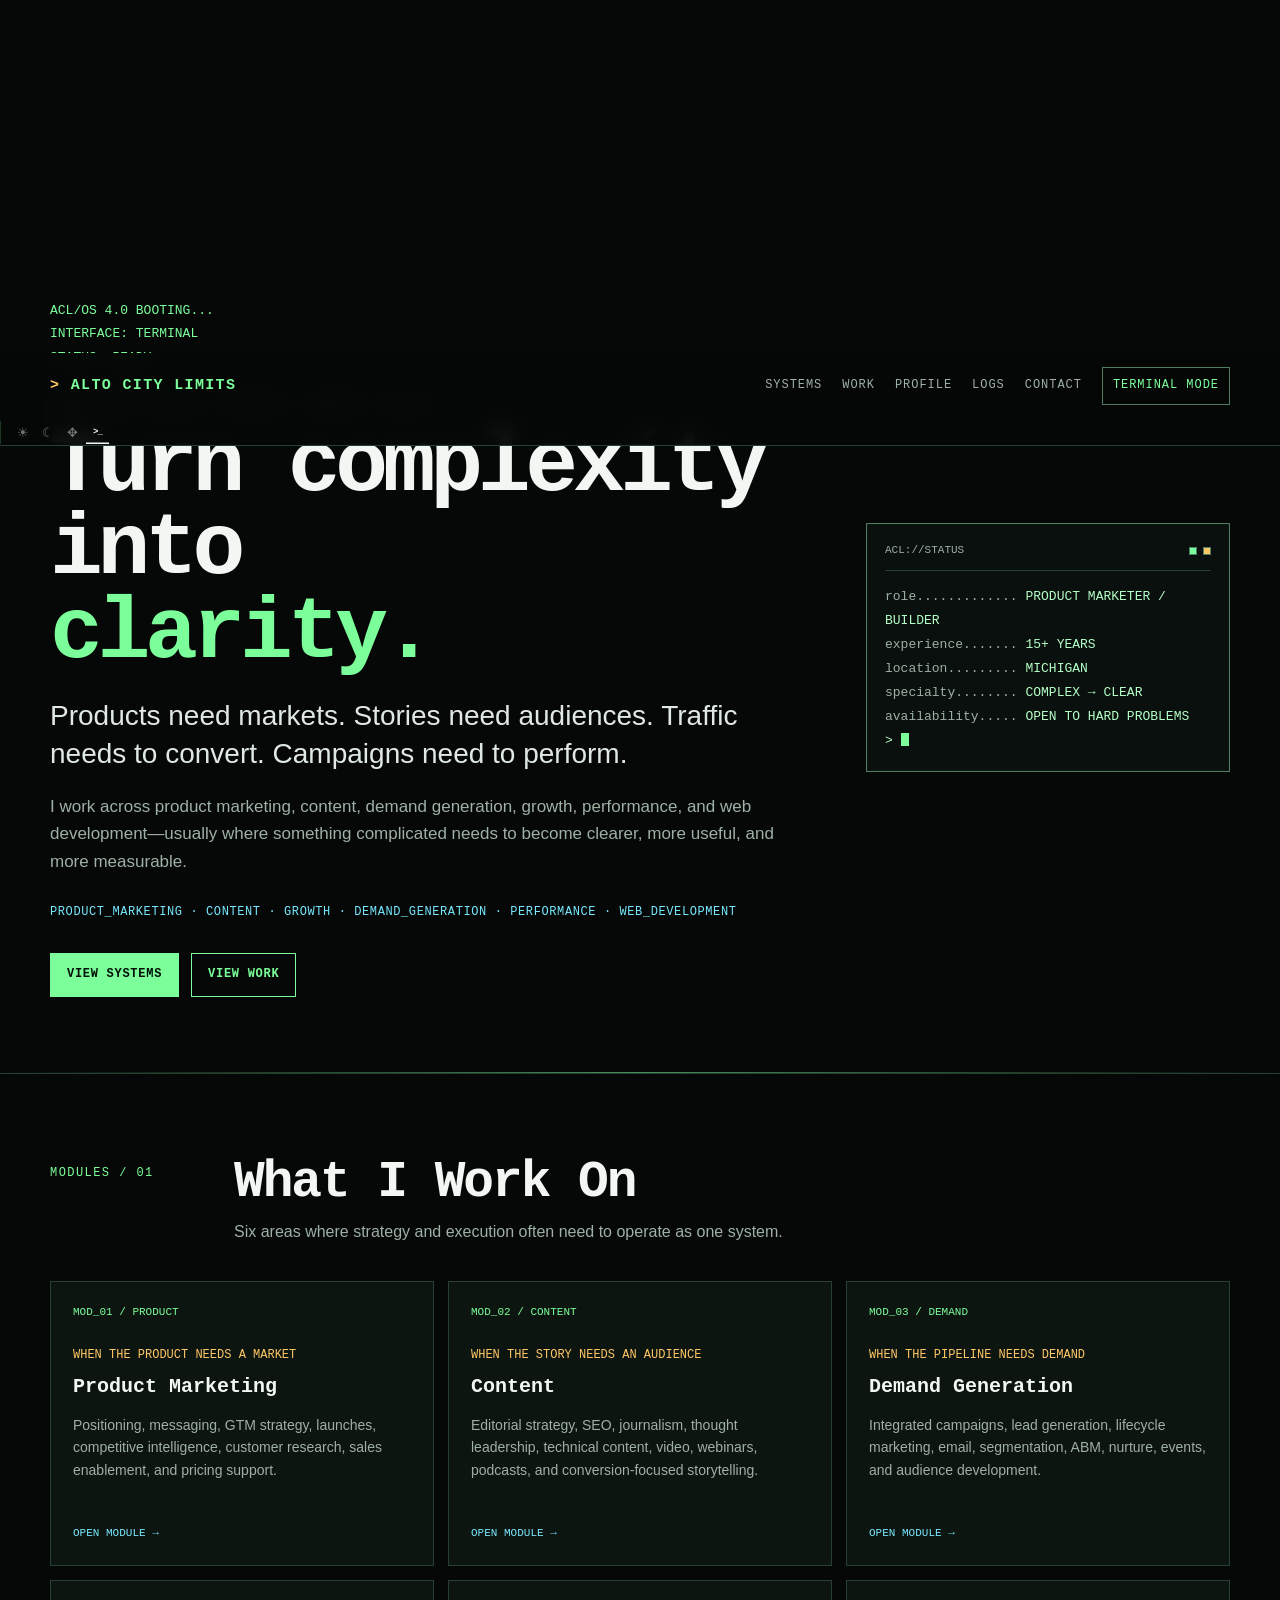
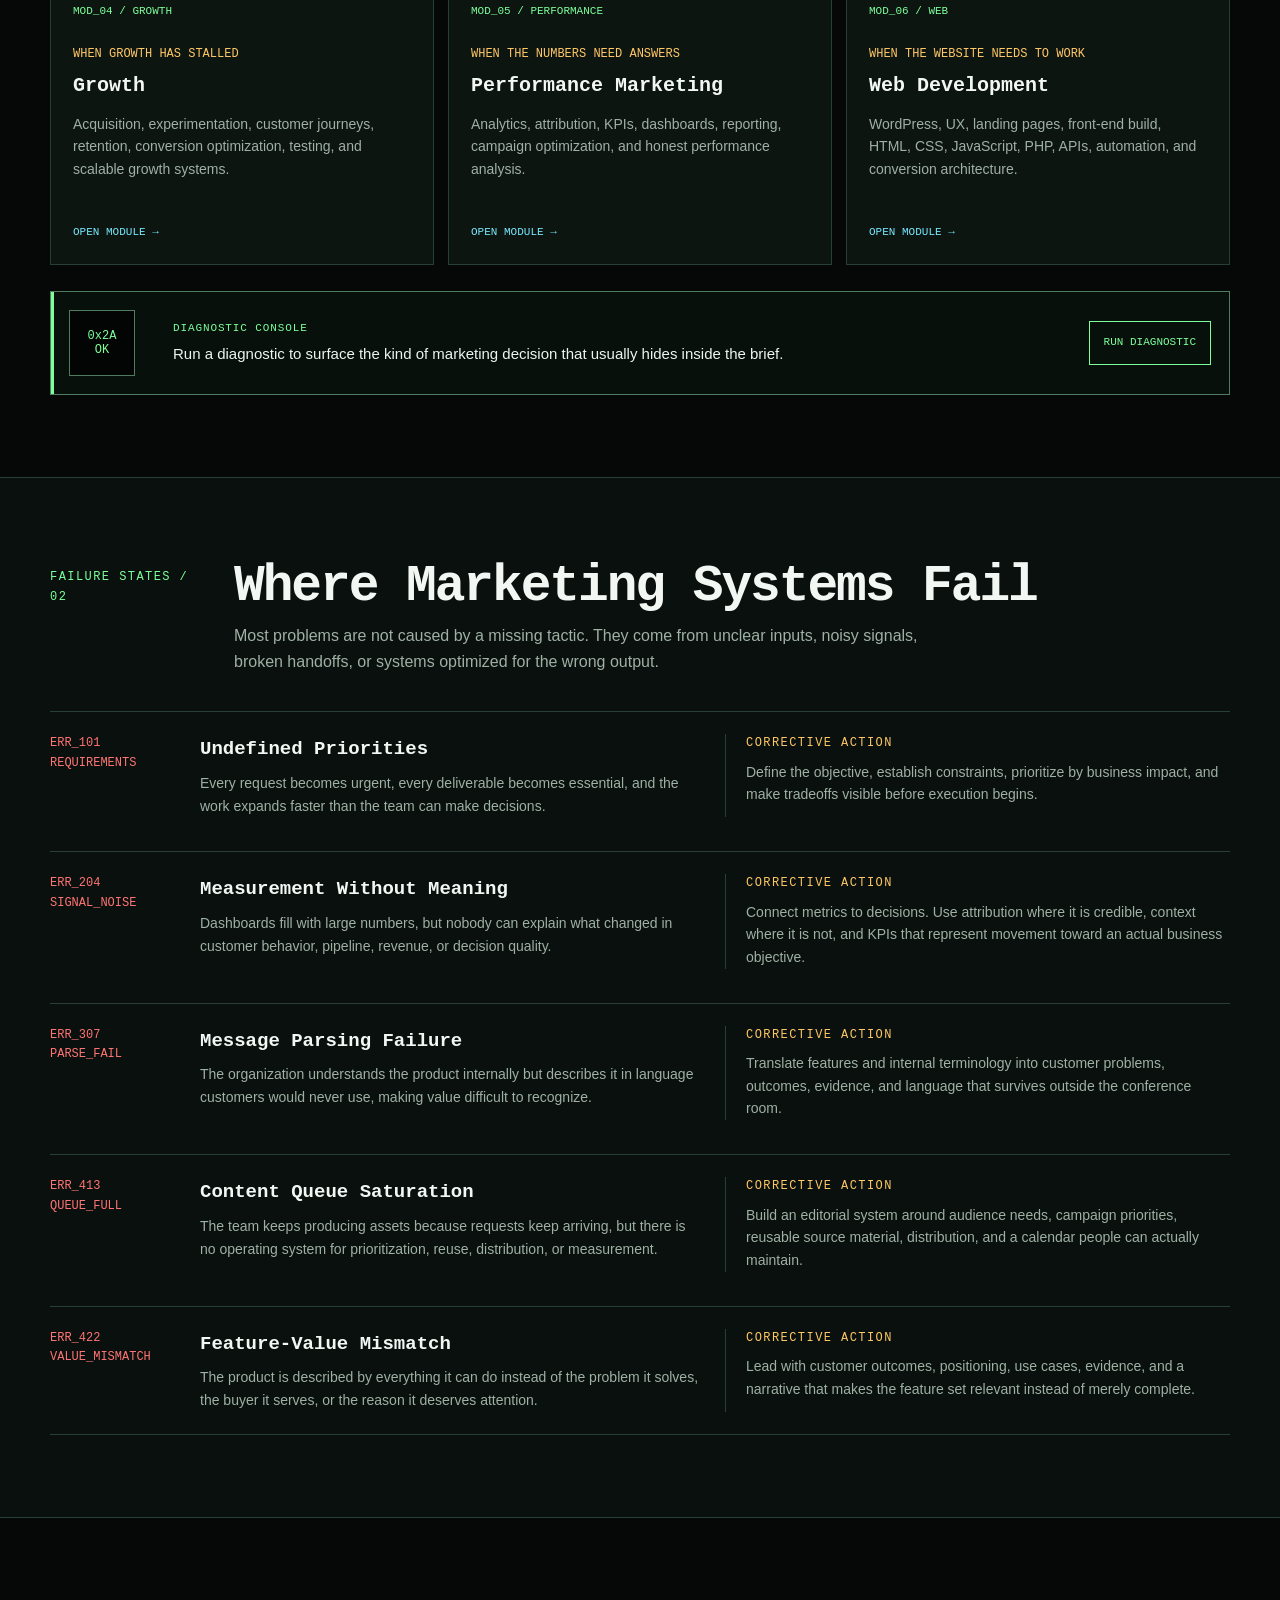
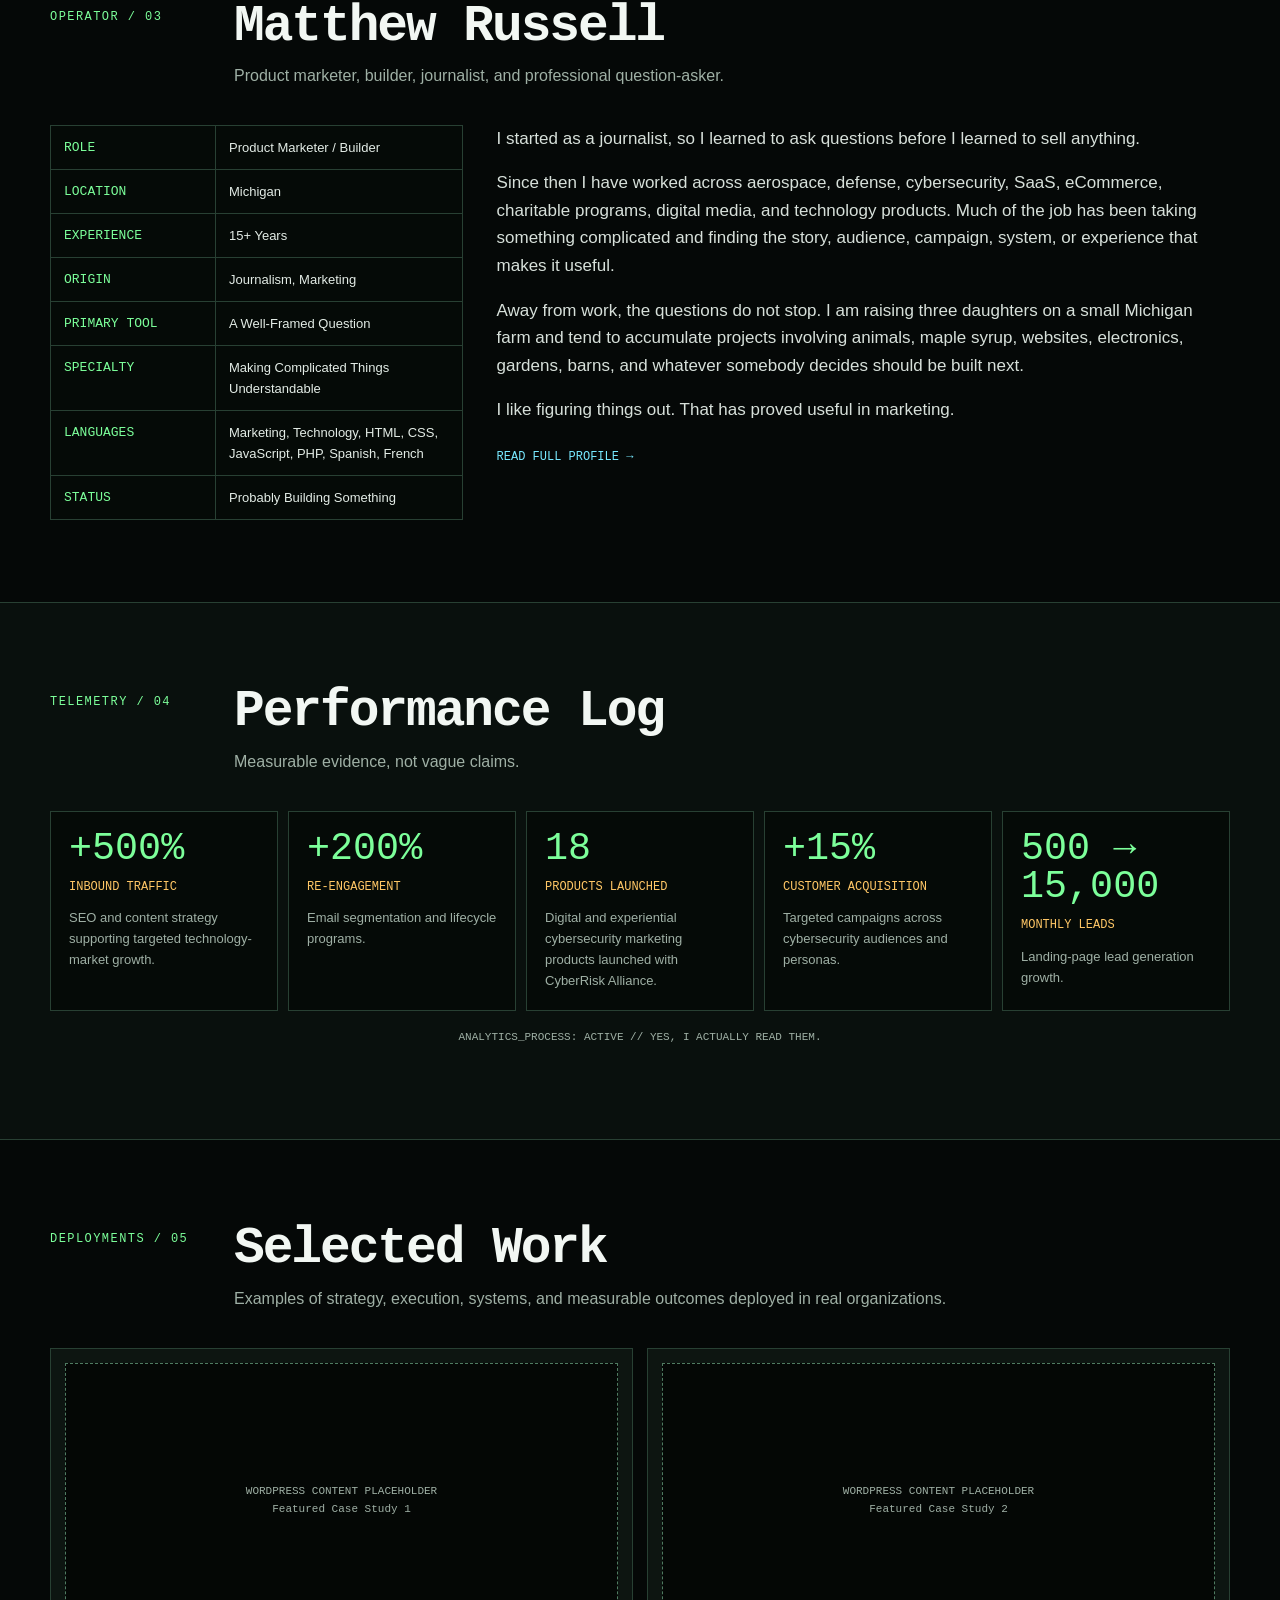
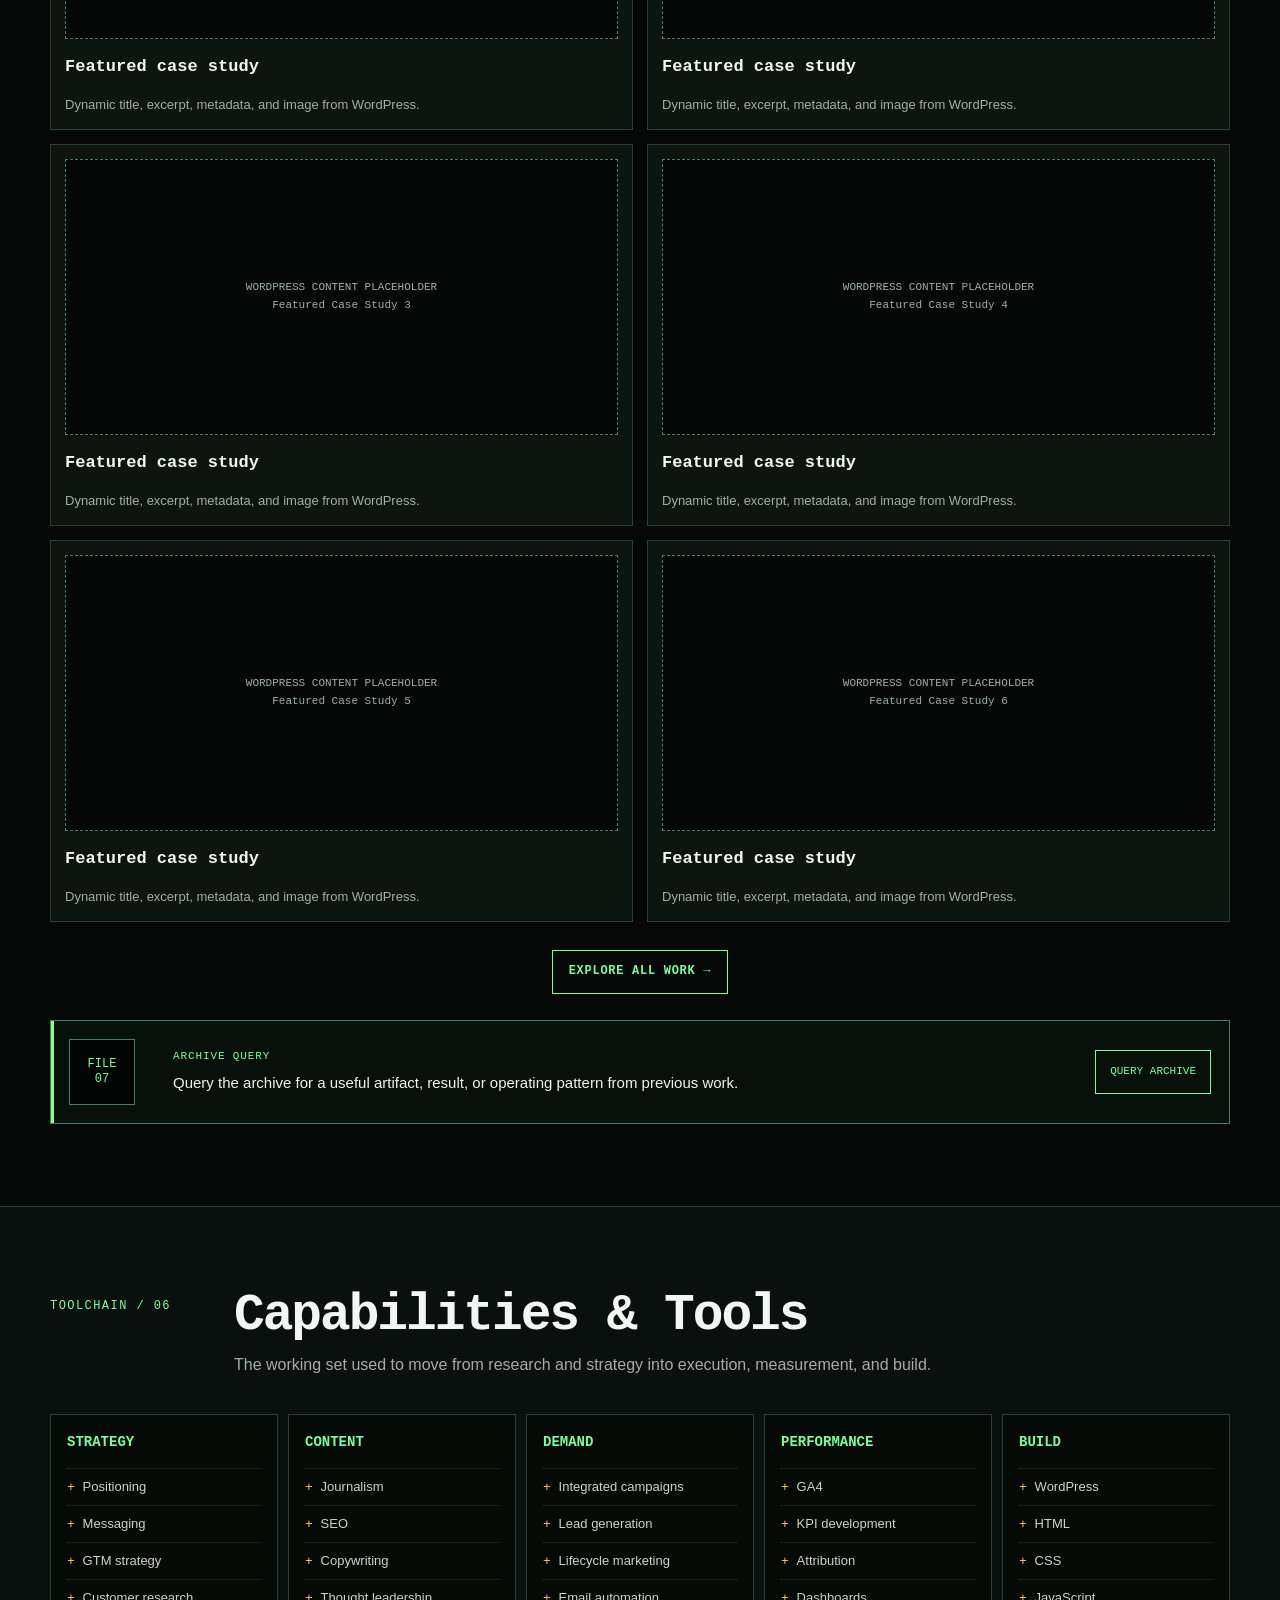
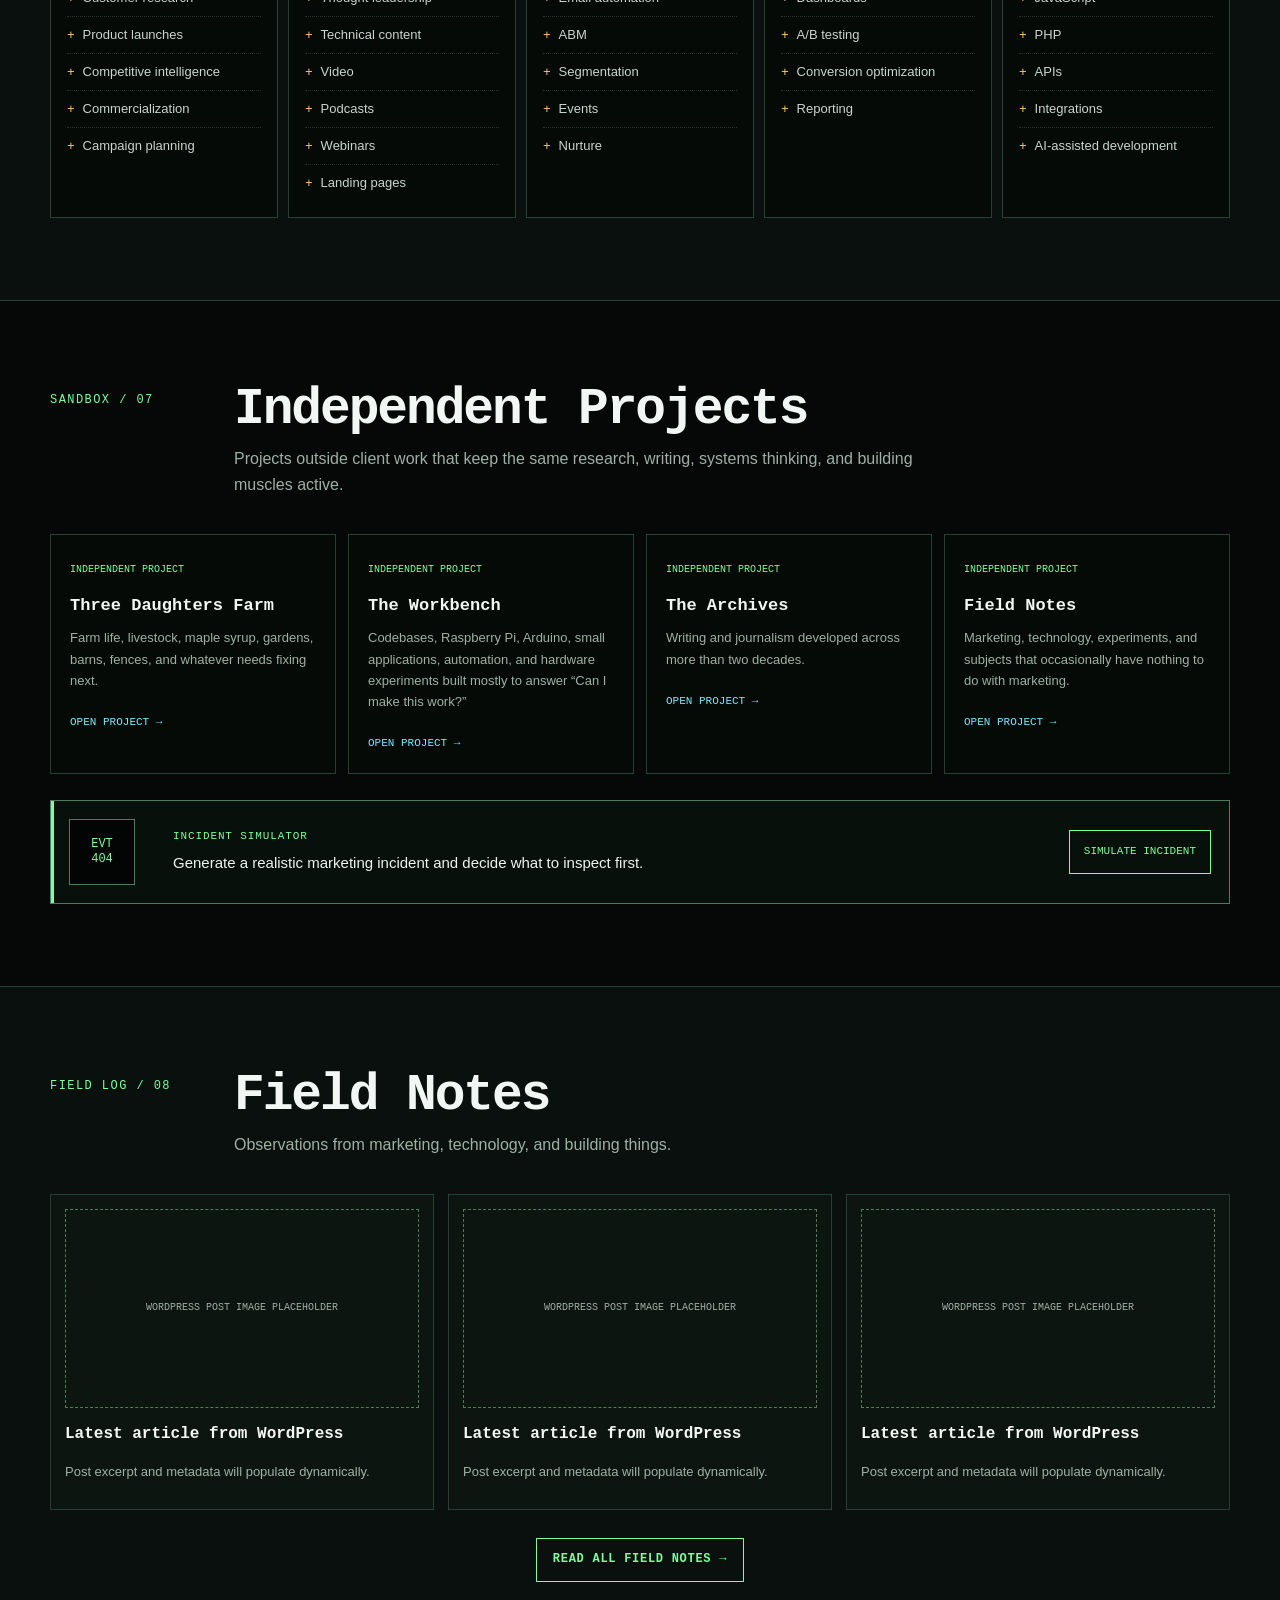
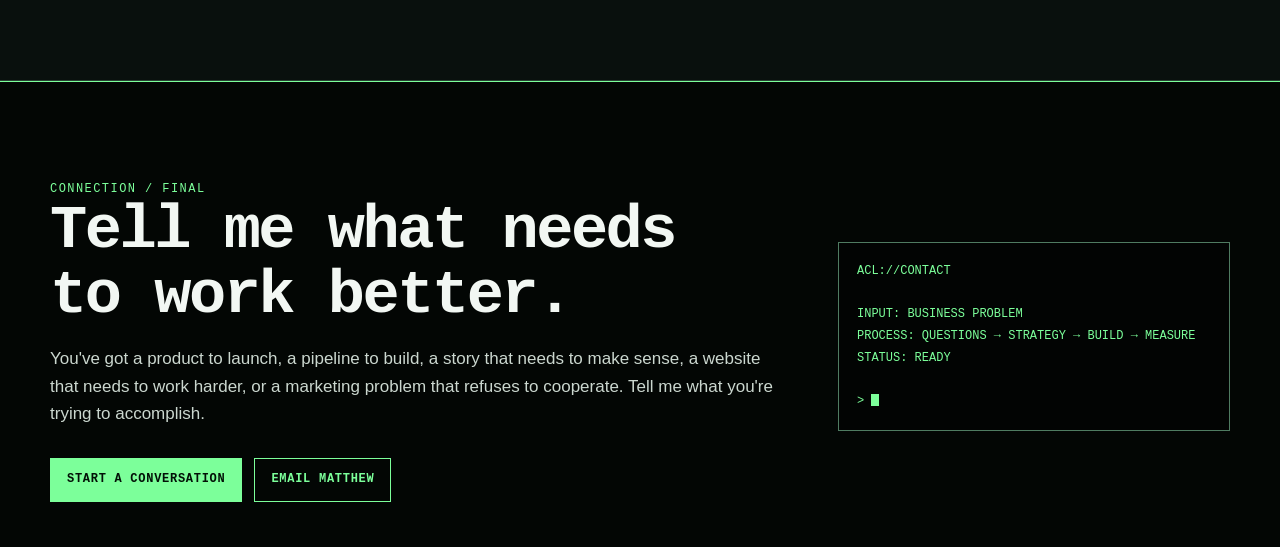
<file: terminal/index.html>
<!doctype html><html lang="en"><head><meta charset="utf-8"><meta name="viewport" content="width=device-width,initial-scale=1"><title>Loading Alto City Limits preview…</title></head><body><p style="font-family:system-ui;padding:2rem">Loading preview…</p><script>(async()=>{try{const names=['chunk-00','chunk-01'];const parts=await Promise.all(names.map(async n=>(await (await fetch(n)).text()).trim()));const bytes=Uint8Array.from(atob(parts.join('')),c=>c.charCodeAt(0));const stream=new Blob([bytes]).stream().pipeThrough(new DecompressionStream('gzip'));const html=await new Response(stream).text();document.open();document.write(html);document.close()}catch(e){document.body.innerHTML='<pre style="padding:2rem;white-space:pre-wrap">Could not load preview: '+String(e)+'</pre>'}})();</script></body></html>
</file>
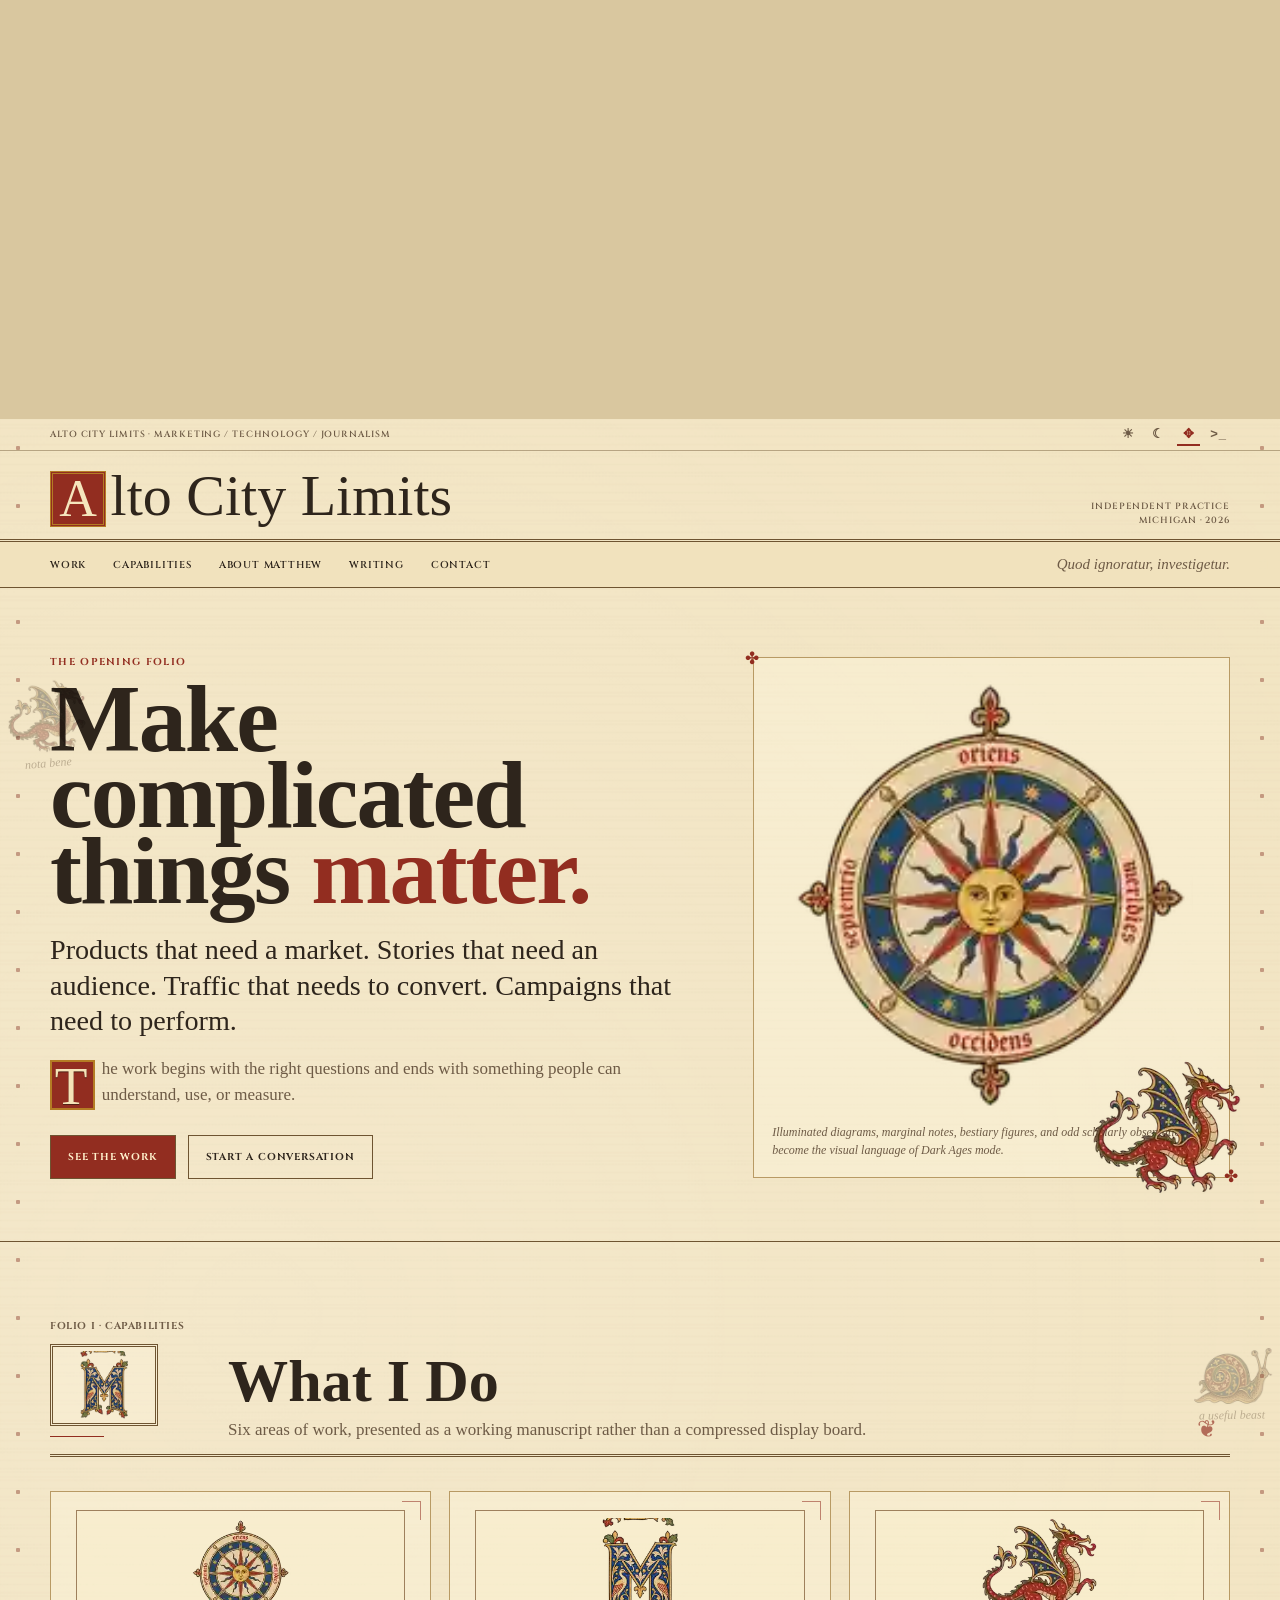
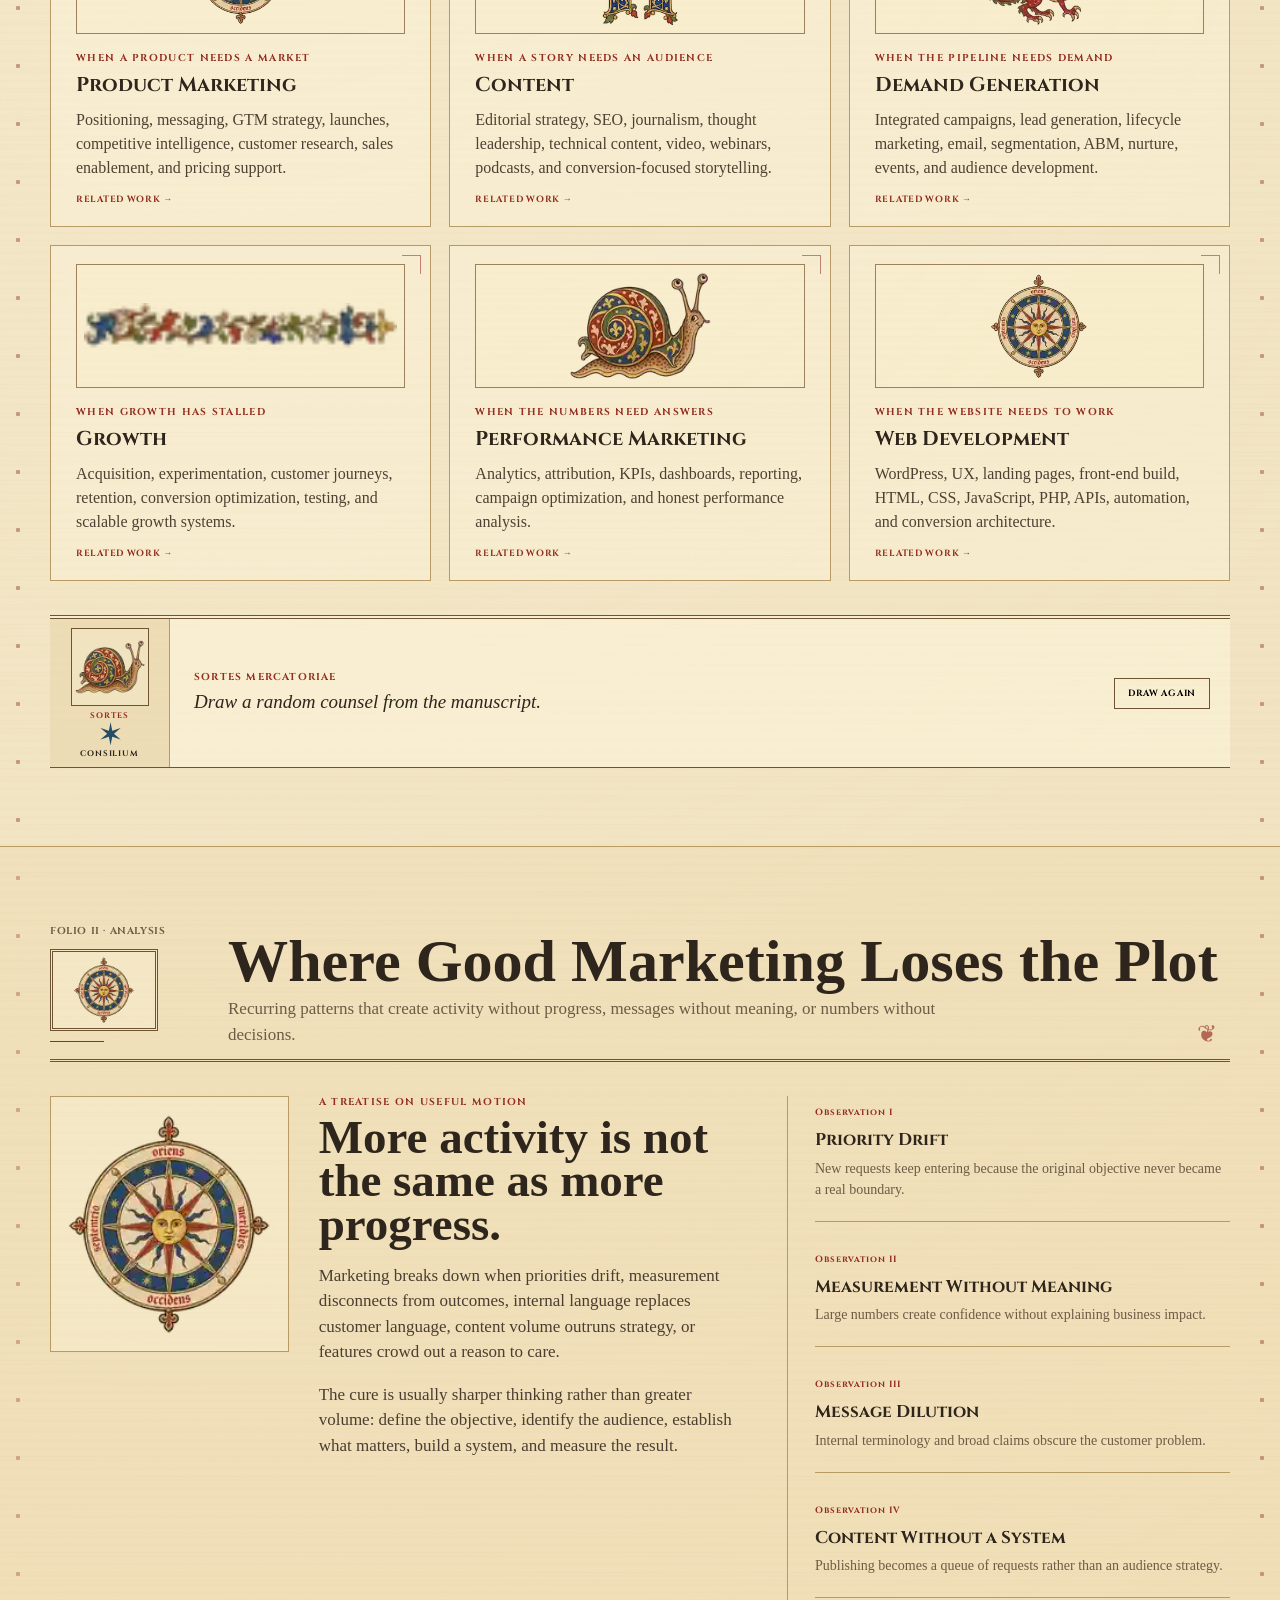
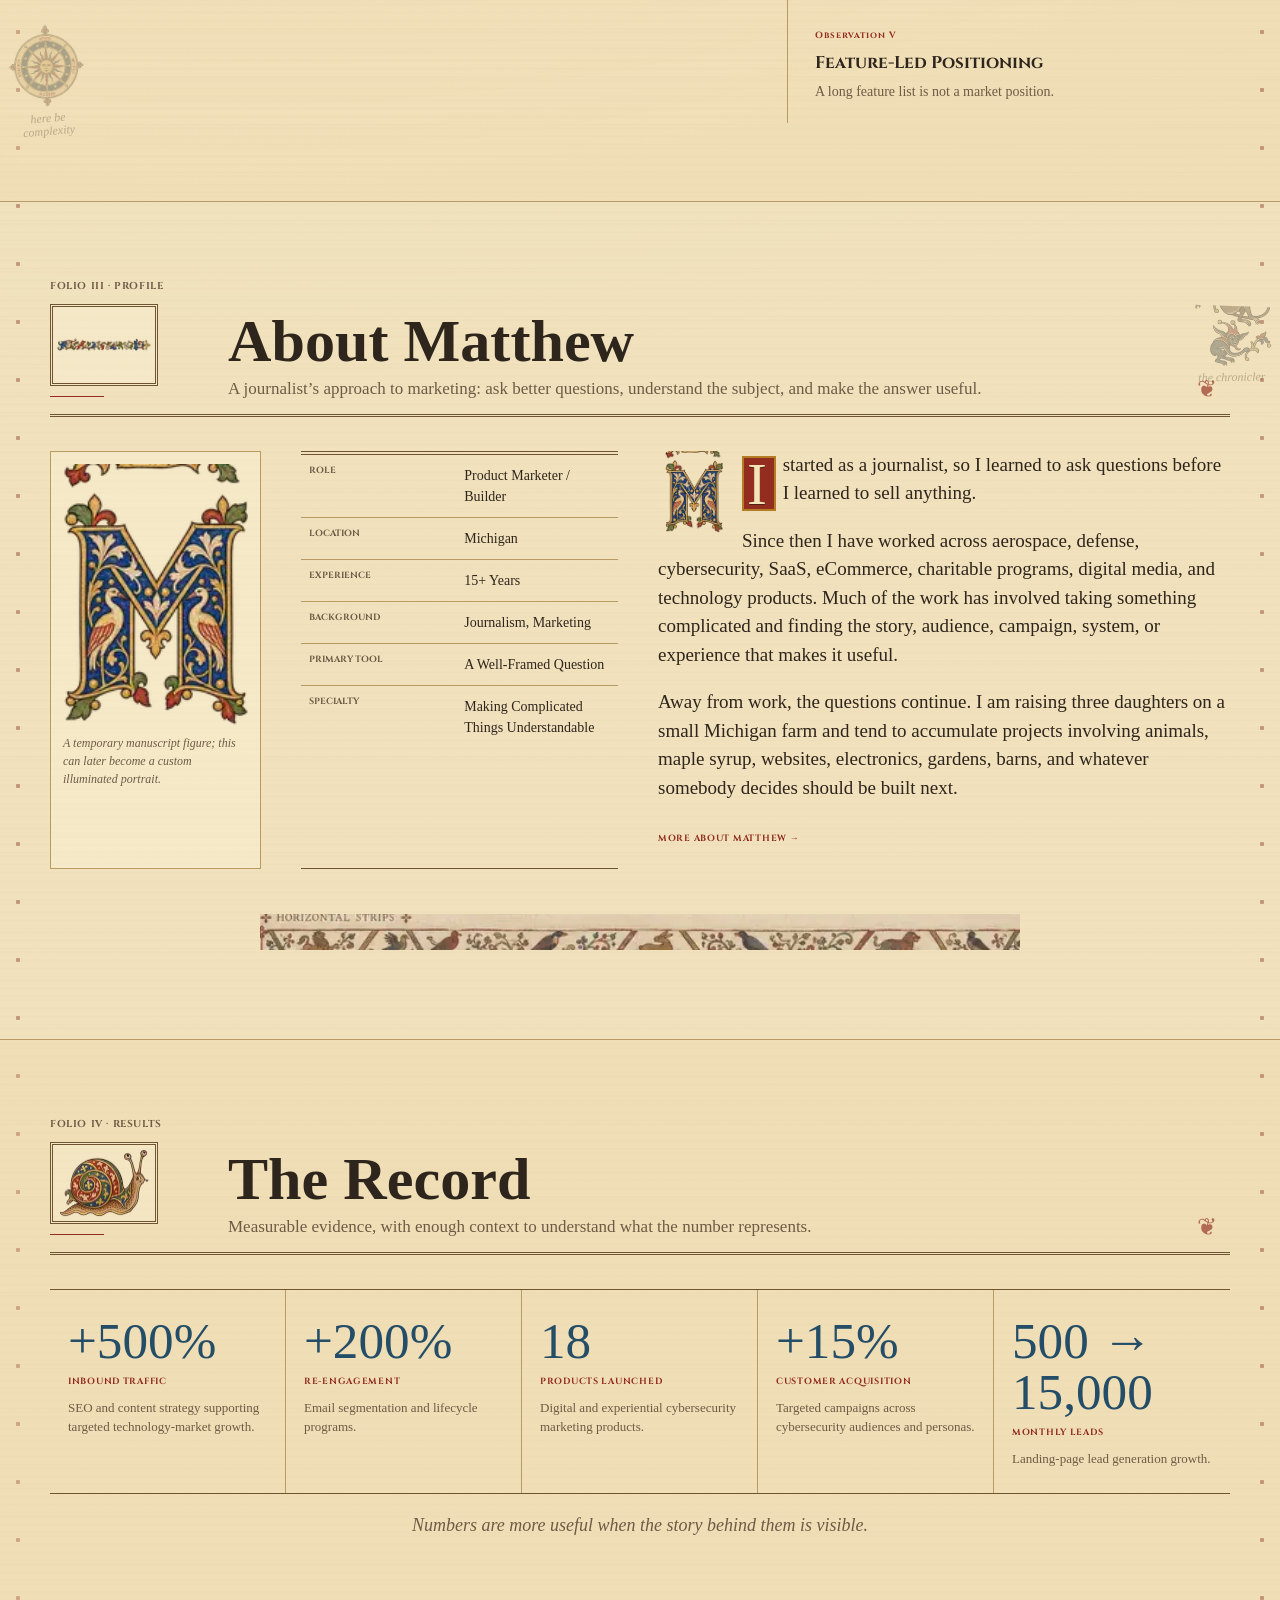
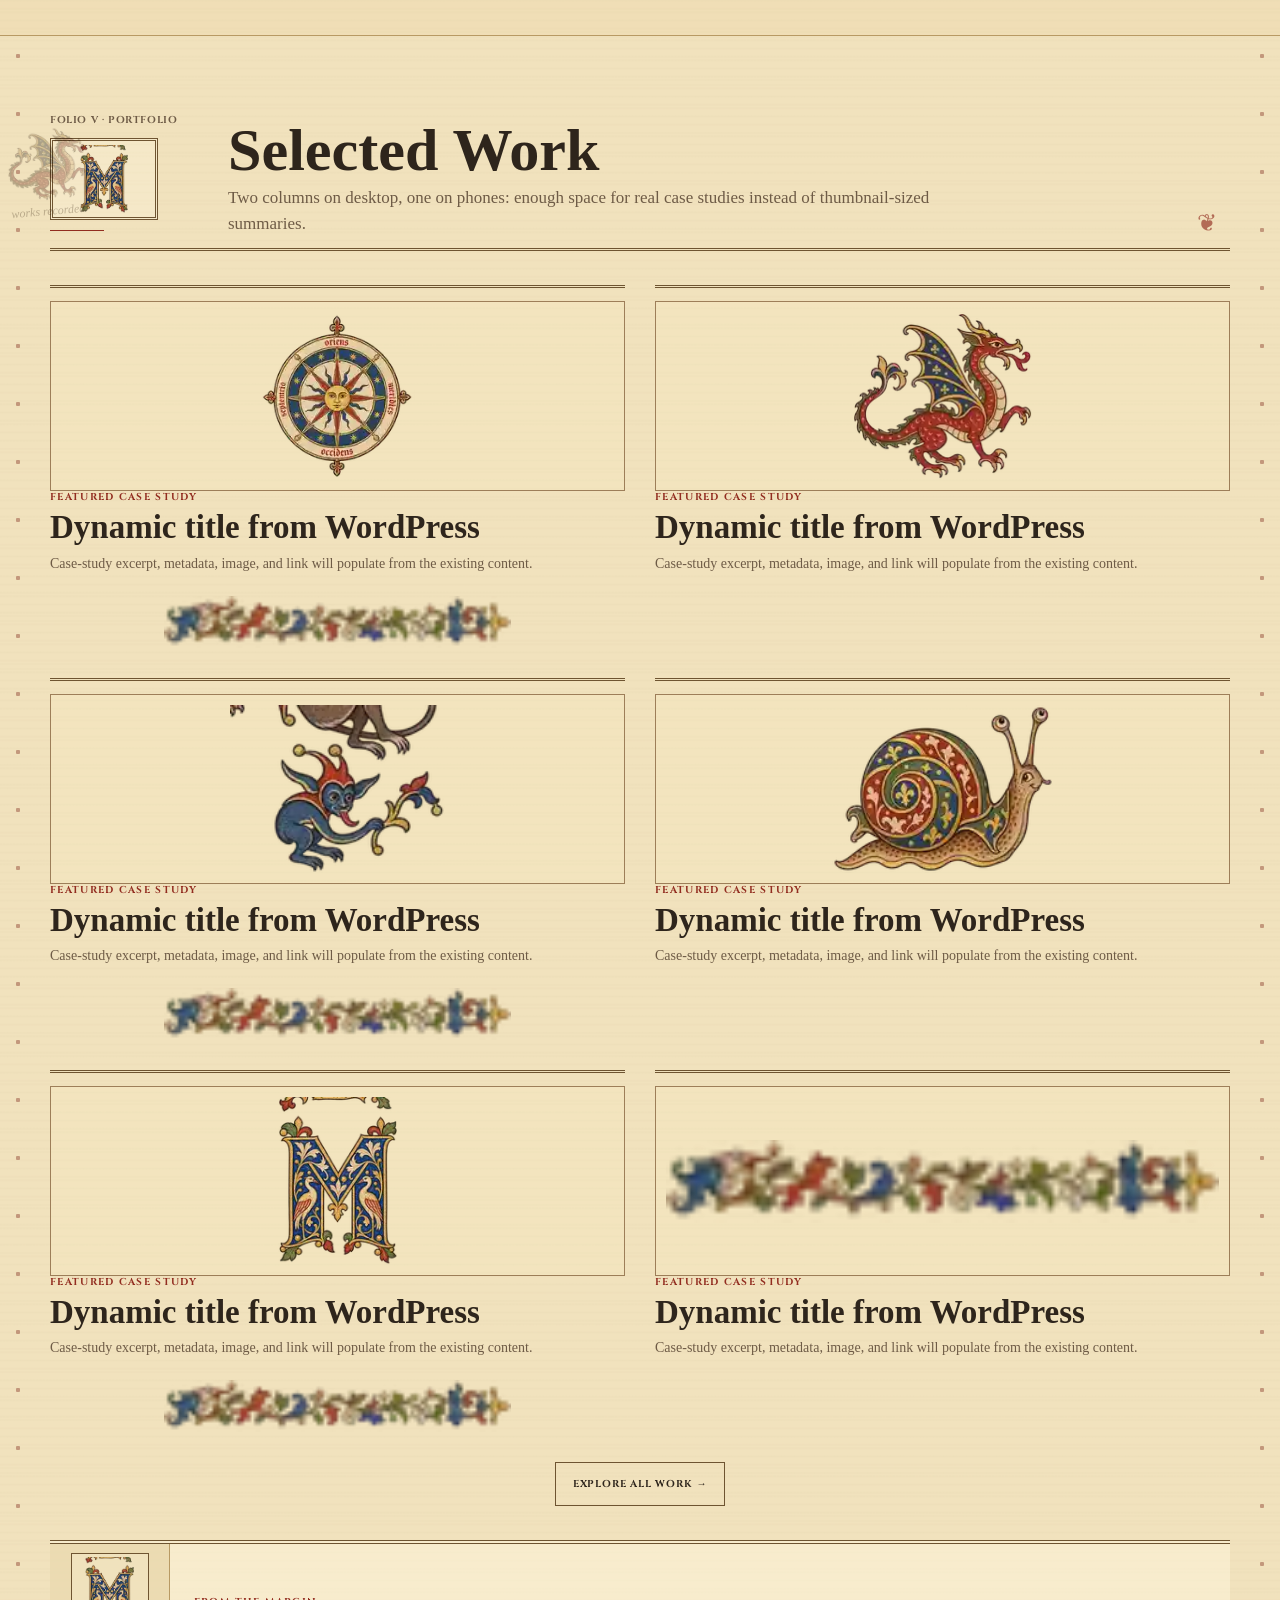
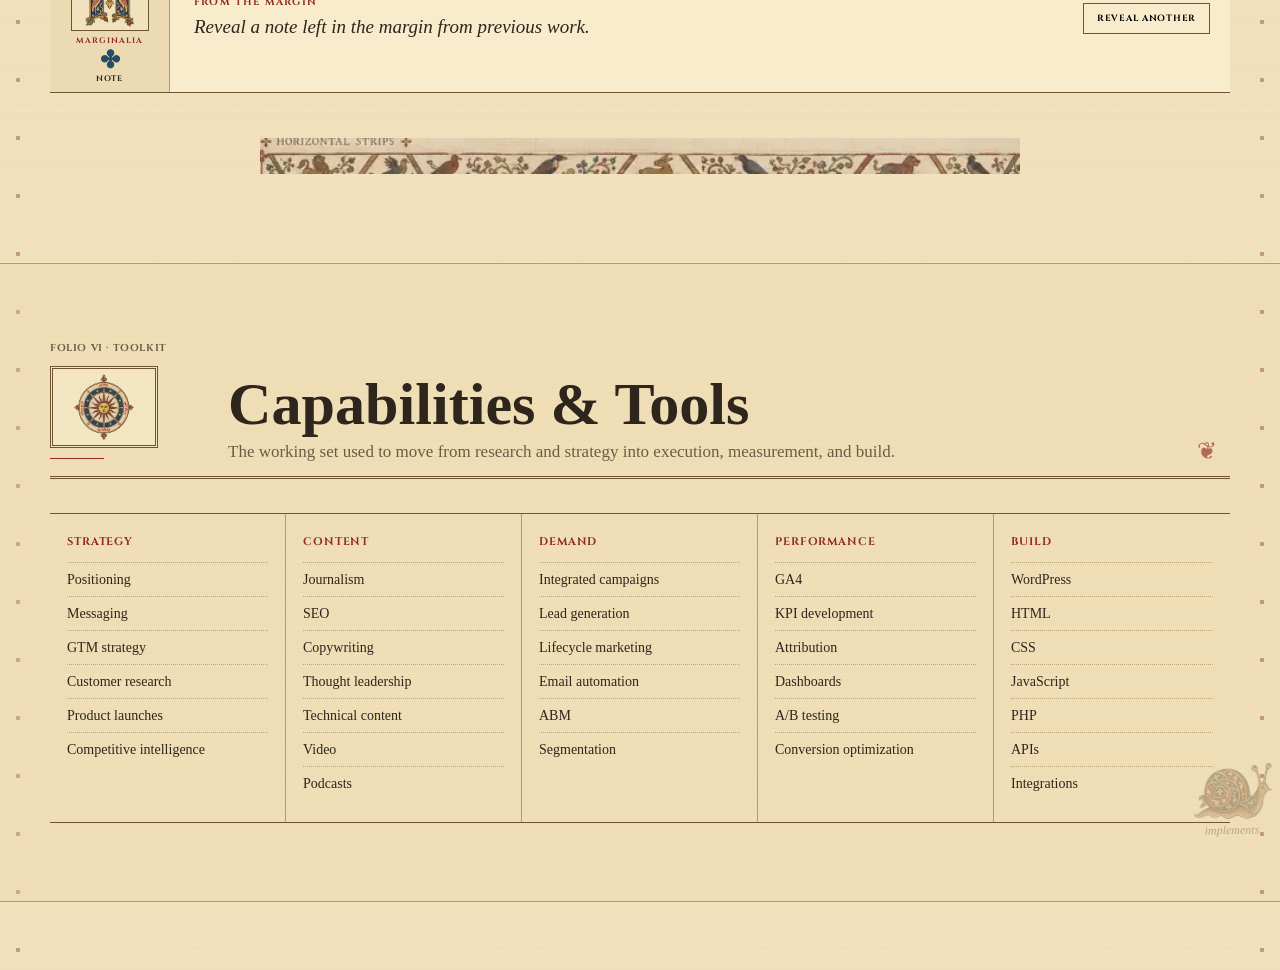
<file: site/dark-ages/index.html>
<!doctype html><html lang="en"><head><meta charset="utf-8"><meta name="viewport" content="width=device-width,initial-scale=1"><title>Loading Alto City Limits Dark Ages…</title></head><body><p style="font-family:Georgia,serif;padding:2rem;color:#2e251c;background:#efe0b9">Illuminating the folio…</p><script>(async()=>{try{const version='tapestry-elements-1';const names=['chunk-00','chunk-01','chunk-02'];const parts=await Promise.all(names.map(async n=>(await (await fetch(n+'?v='+version)).text()).trim()));const bytes=Uint8Array.from(atob(parts.join('')),c=>c.charCodeAt(0));const stream=new Blob([bytes]).stream().pipeThrough(new DecompressionStream('gzip'));let html=await new Response(stream).text();html=html.replace('</head>','<link rel="preload" as="image" href="assets/medieval/dragon.webp?v='+version+'"><link rel="preload" as="image" href="assets/medieval/initial-m.webp?v='+version+'"><link rel="stylesheet" href="native-assets.css?v='+version+'"><link rel="stylesheet" href="tapestry-fragments.css?v='+version+'"></head>').replace('</body>','<script src="native-assets.js?v='+version+'"><\/script></body>');document.open();document.write(html);document.close()}catch(e){document.body.innerHTML='<pre style="font-family:Georgia,serif;padding:2rem;white-space:pre-wrap;color:#2e251c;background:#efe0b9">The folio could not be illuminated: '+String(e)+'</pre>'}})();</script></body></html>
</file>
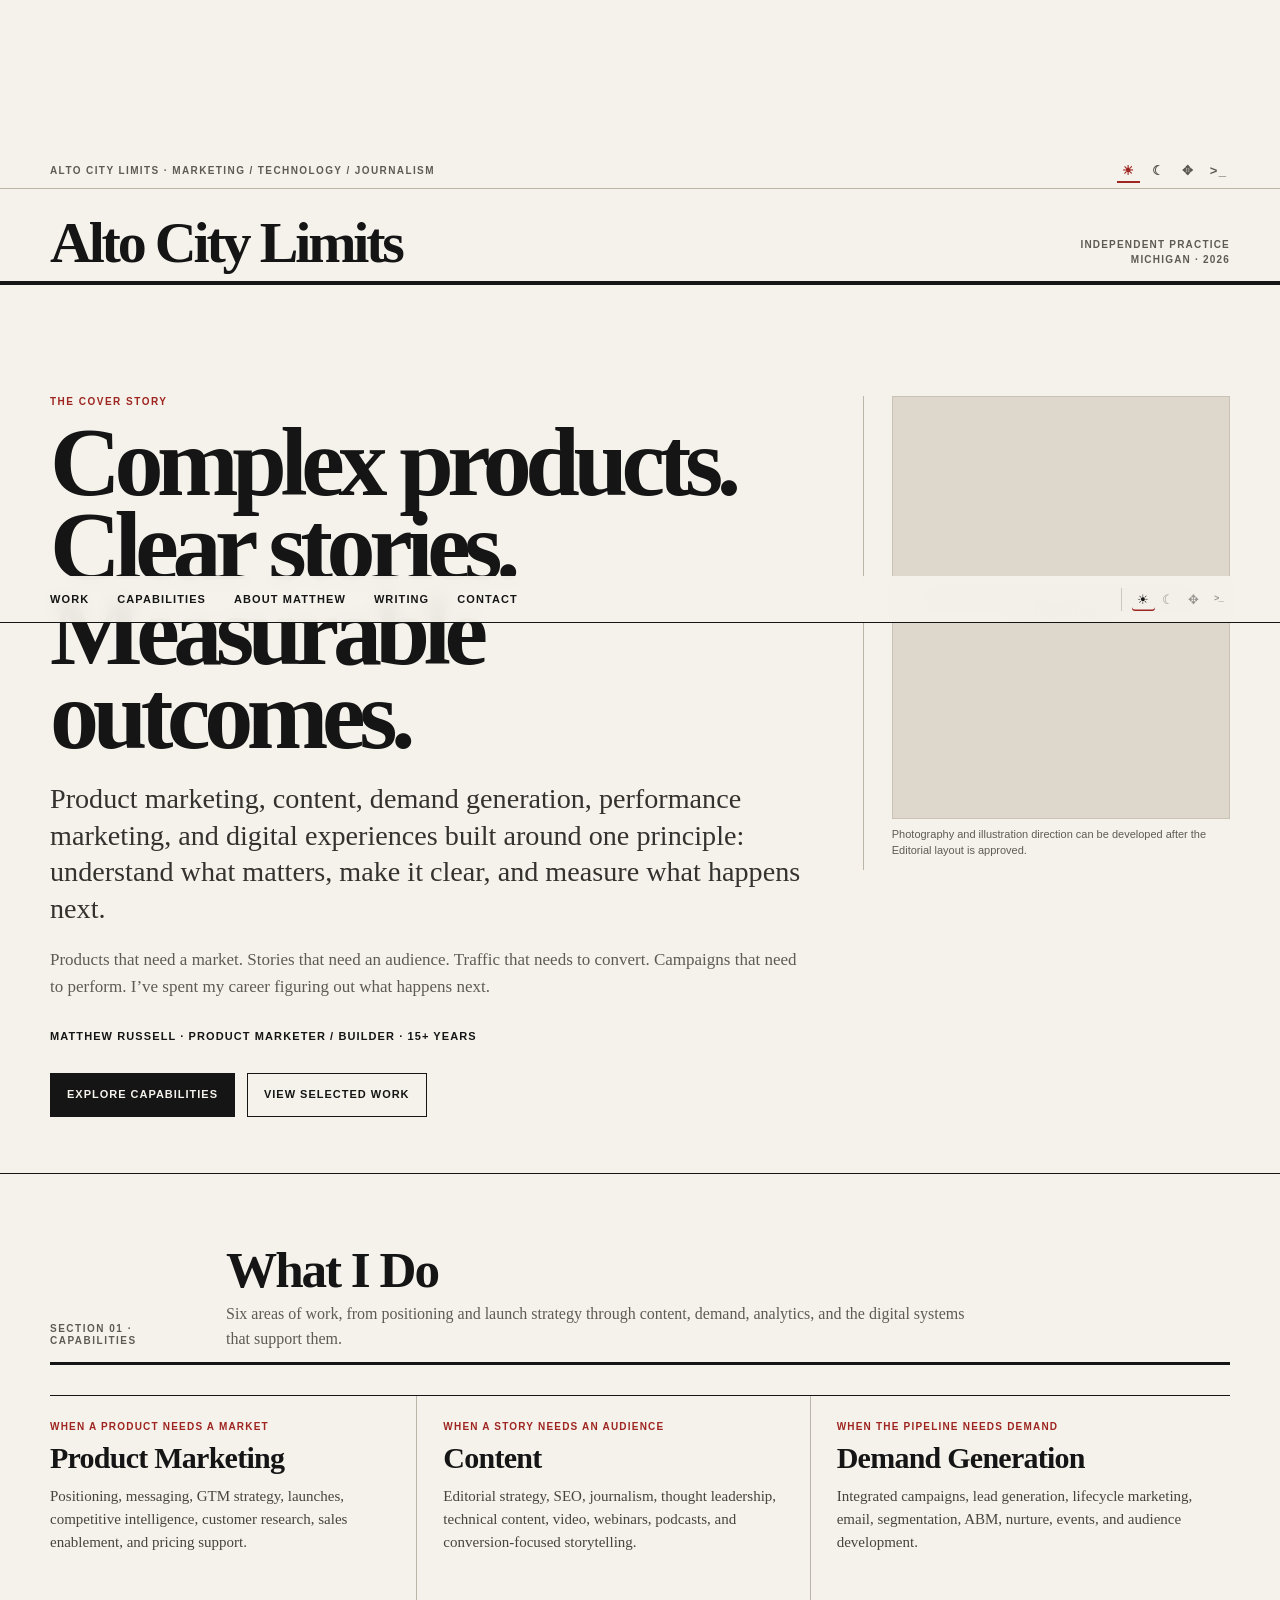
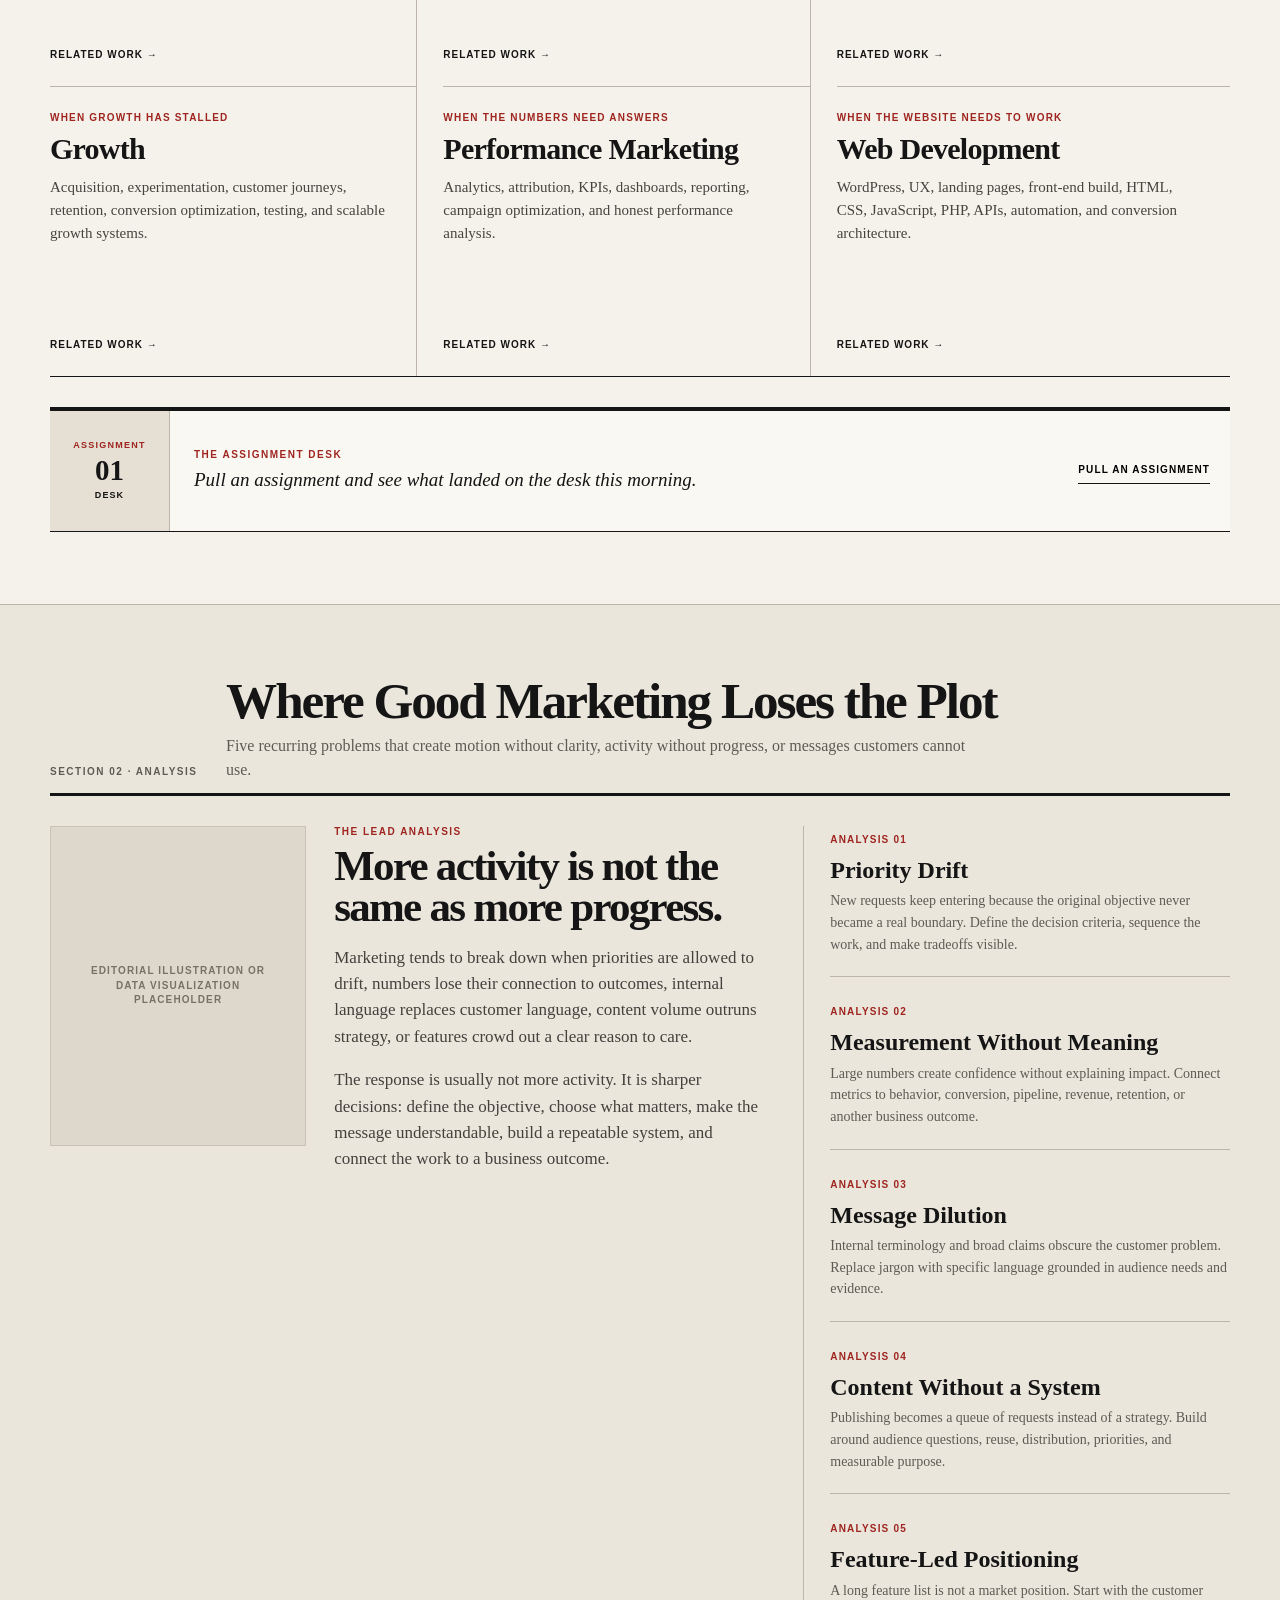
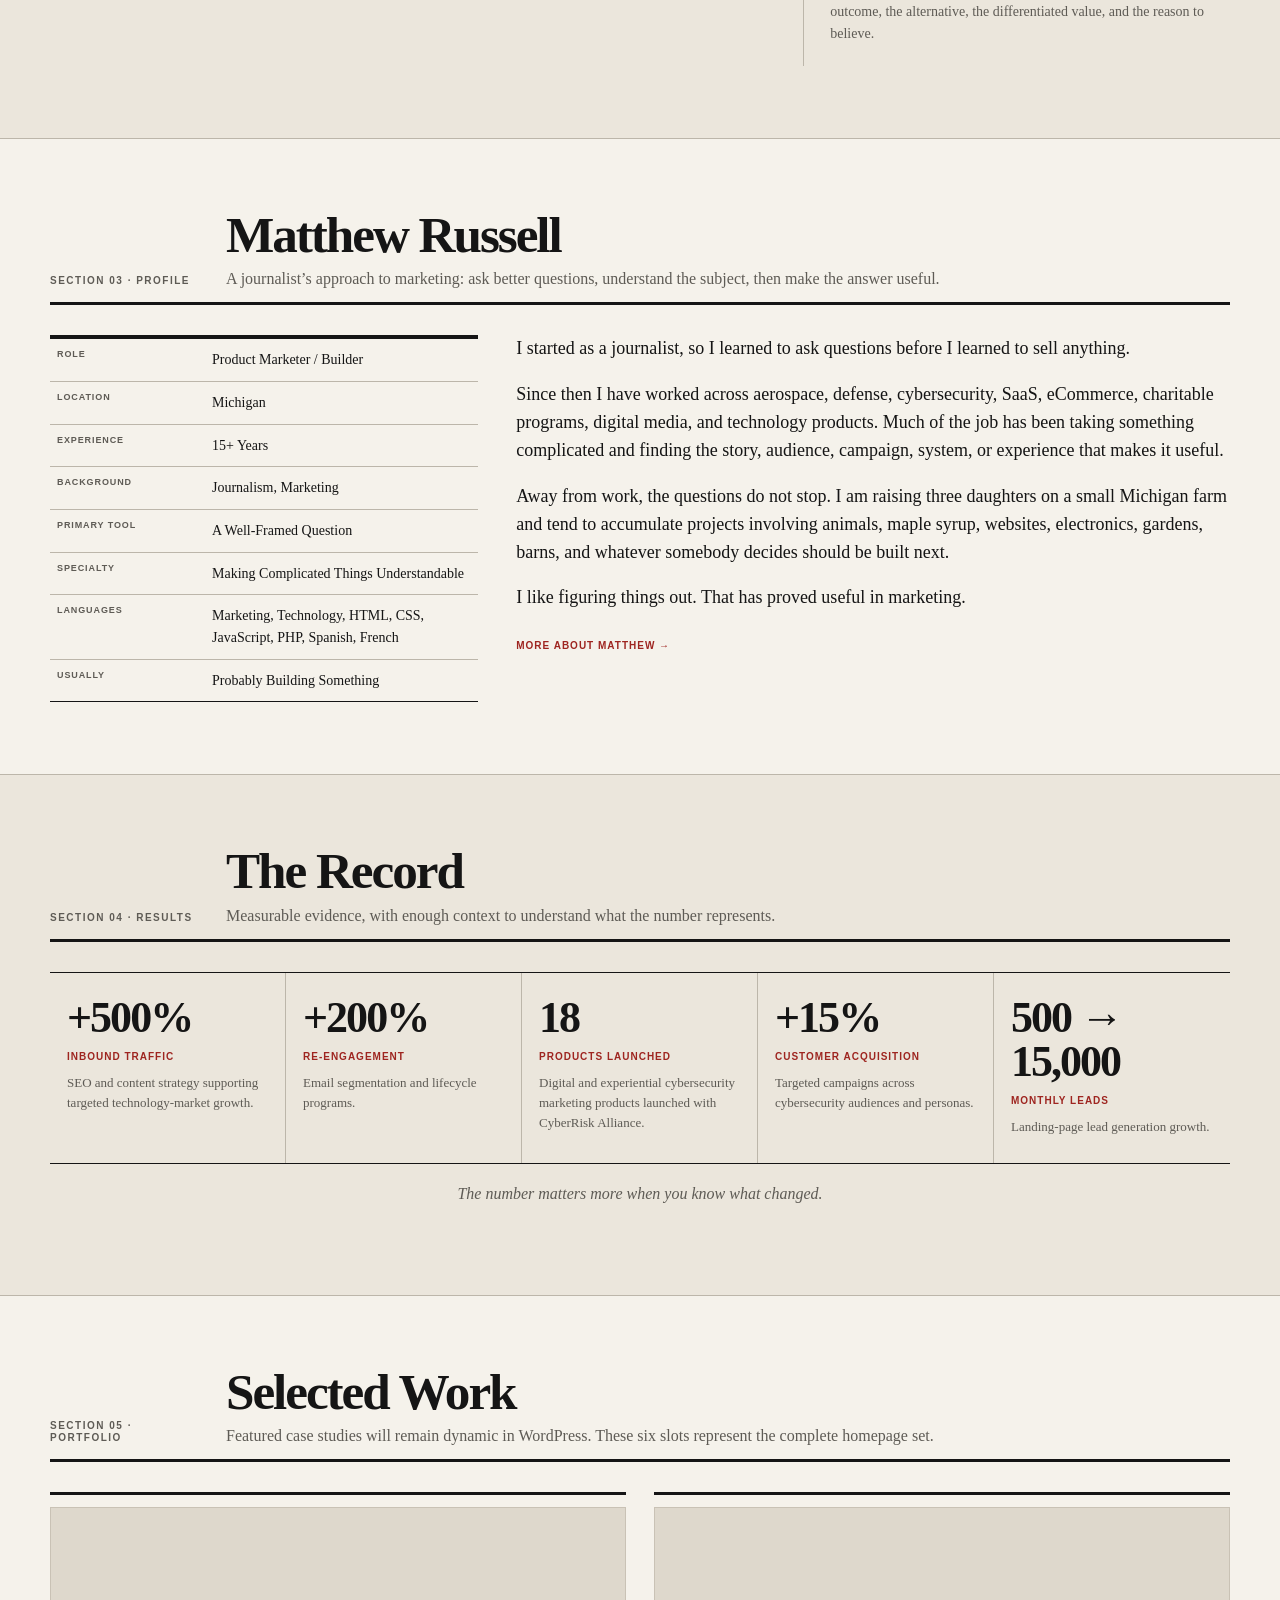
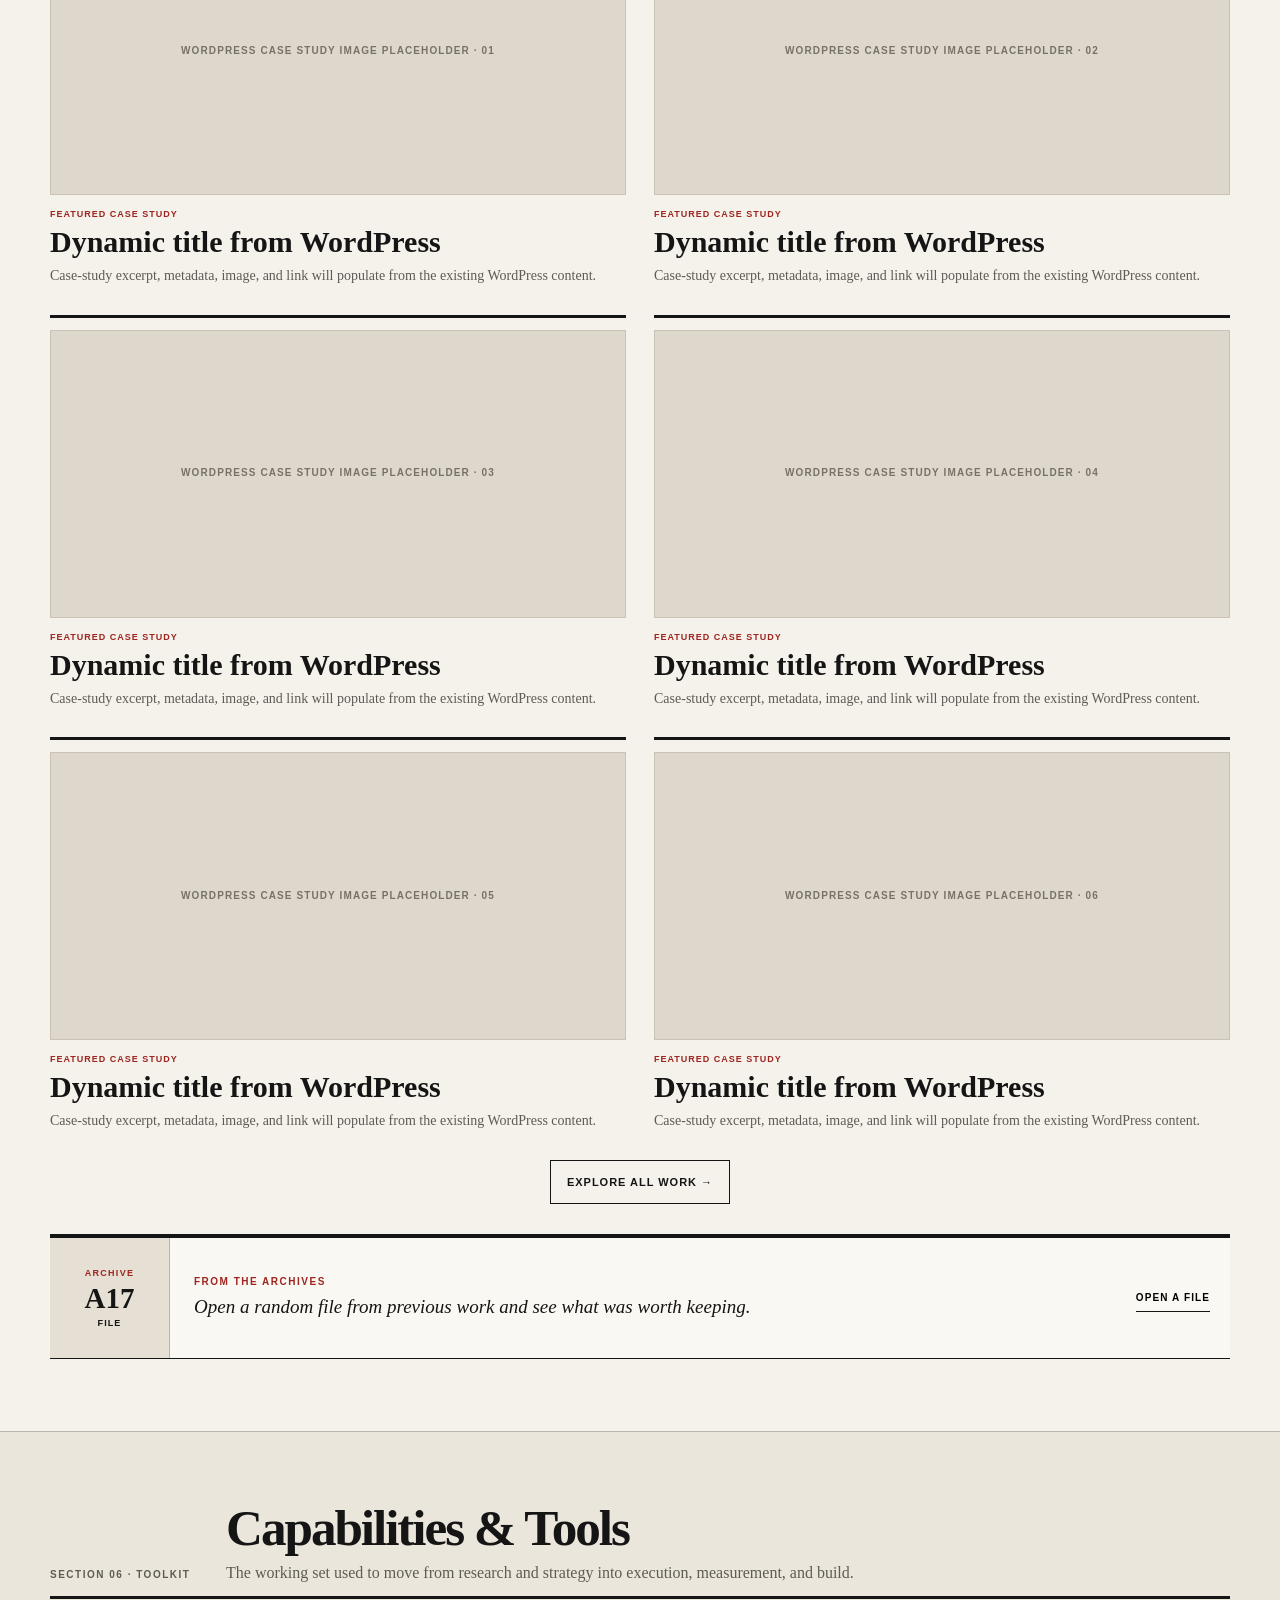
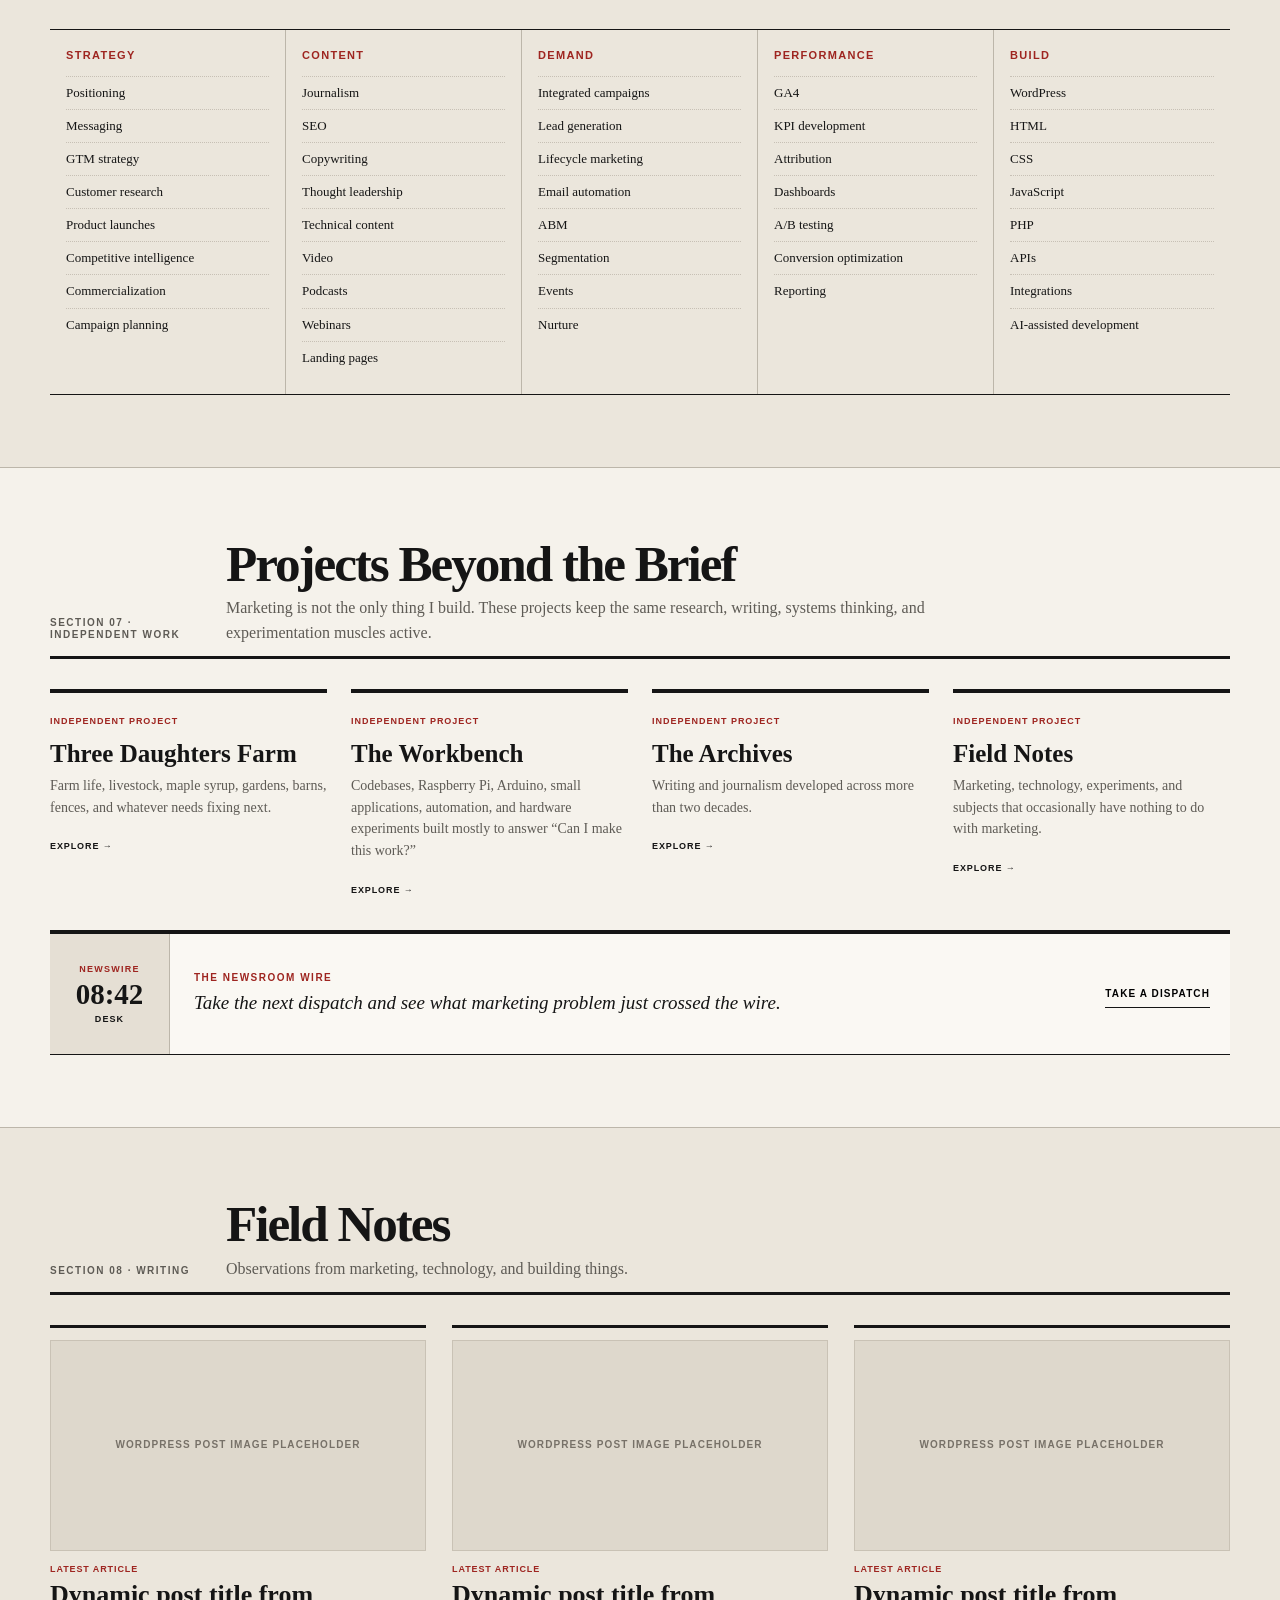
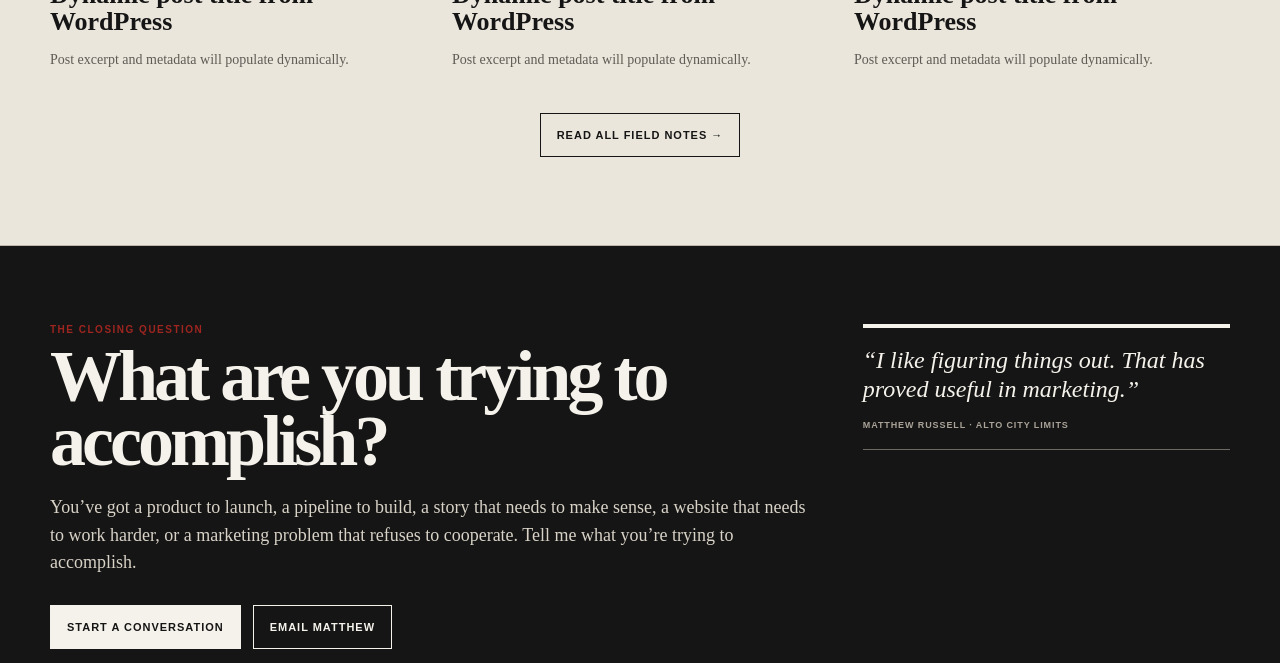
<file: site/light/index.html>
<!doctype html><html lang="en"><head><meta charset="utf-8"><meta name="viewport" content="width=device-width,initial-scale=1"><title>Loading Alto City Limits Light…</title></head><body><p style="font-family:system-ui;padding:2rem">Loading Light preview…</p><script>(async()=>{try{const b64=(await (await fetch('page.gz.b64')).text()).trim();const bytes=Uint8Array.from(atob(b64),c=>c.charCodeAt(0));const stream=new Blob([bytes]).stream().pipeThrough(new DecompressionStream('gzip'));const html=await new Response(stream).text();document.open();document.write(html);document.close()}catch(e){document.body.innerHTML='<pre style="padding:2rem;white-space:pre-wrap">Could not load Light preview: '+String(e)+'</pre>'}})();</script></body></html>
</file>
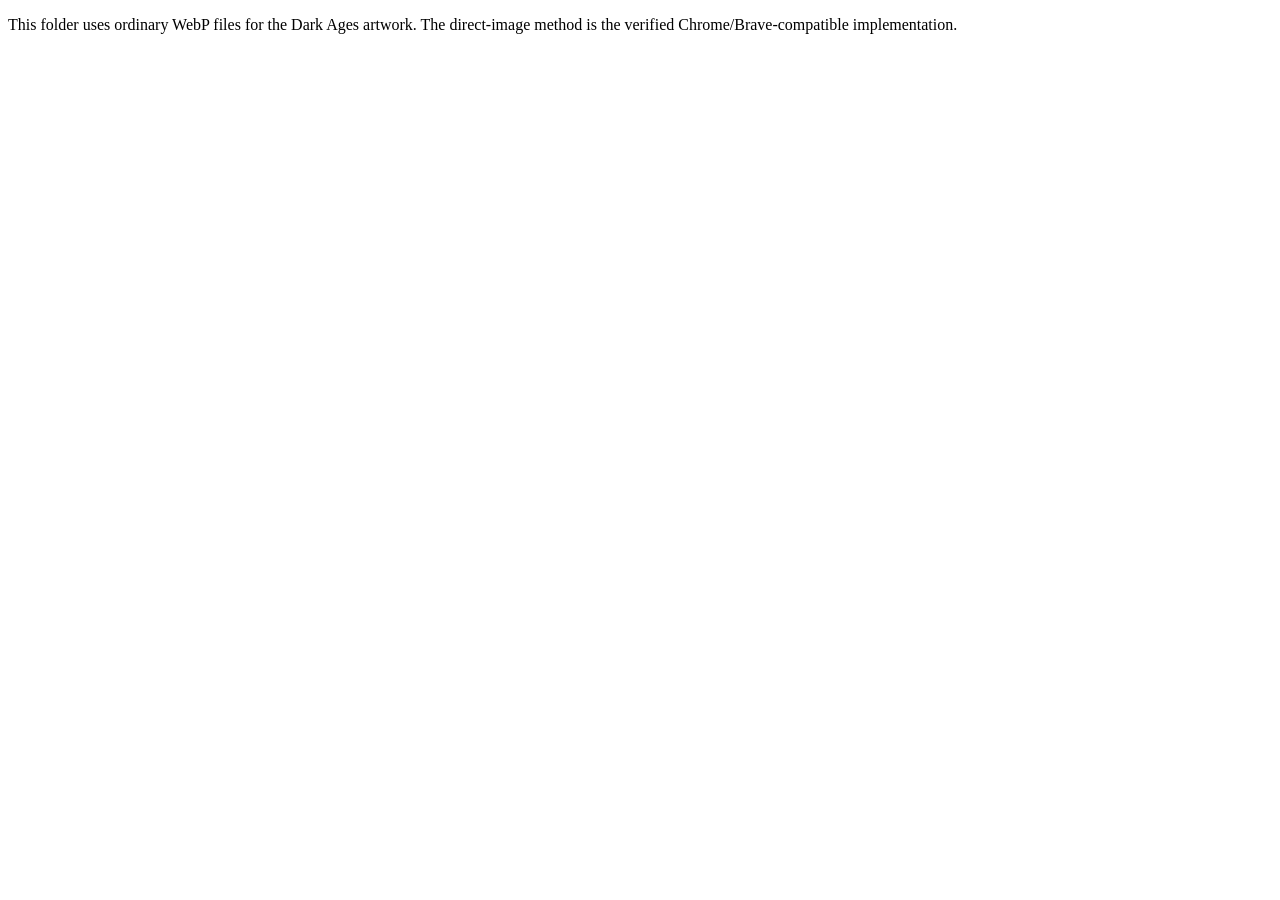
<file: site/dark-ages/assets/medieval/_pipeline-note.html>
<!doctype html><meta charset="utf-8"><title>Direct WebP pipeline</title><p>This folder uses ordinary WebP files for the Dark Ages artwork. The direct-image method is the verified Chrome/Brave-compatible implementation.</p>
</file>
<file: site/dark-ages/native-assets.css>
/* Alto City Limits Dark Ages — direct binary artwork layer */
.hero-art,.illustration,.manuscript-portrait,.work-card,.note-card,.project,.surprise{position:relative}
.native-art{display:block;max-width:100%;height:auto!important;object-fit:contain!important;filter:none!important;mix-blend-mode:normal!important}
.hero-art>.native-art:not(.native-hero-dragon){width:min(420px,92%);margin:0 auto}
.native-hero-dragon{position:absolute;right:-42px;bottom:-18px;width:190px!important;z-index:3;transform:rotate(4deg);pointer-events:none}
.folio-illumination.native-art{width:108px;height:82px!important;margin-top:12px;padding:4px;border:3px double var(--rule-dark);background:rgba(255,248,225,.28)}
.cap-illumination.native-art{width:100%;height:124px!important;margin:0 0 18px;padding:7px;border:1px solid var(--rule-dark);background:rgba(255,248,225,.24)}
.illustration .native-art{width:min(440px,100%);max-height:420px;margin:auto}
.manuscript-portrait .native-art{width:min(320px,100%);max-height:330px;margin:auto}
.work-illumination.native-art{width:100%;height:190px!important;padding:10px;border:1px solid var(--rule-dark);background:rgba(255,248,225,.24)}
.project-mark.native-art{width:82px!important;height:82px!important;padding:4px;border:1px solid var(--rule);background:rgba(255,248,225,.24);grid-row:1/5}
.note-thumb.native-art{width:100%;height:165px!important;padding:8px;background:rgba(255,248,225,.2)}
.surprise-miniature.native-art{width:78px!important;height:78px!important;padding:3px;margin-bottom:6px;border:1px solid var(--rule-dark);background:rgba(255,248,225,.22)}
.native-marginalia{position:absolute;z-index:1;width:150px!important;pointer-events:none;opacity:.96}
.native-marginalia.left{left:max(8px,calc((100vw - 1320px)/2 - 112px))}.native-marginalia.right{right:max(8px,calc((100vw - 1320px)/2 - 112px))}
.native-marginalia.m0{top:7%;transform:rotate(-8deg)}.native-marginalia.m1{top:29%;transform:rotate(7deg)}.native-marginalia.m2{top:52%;transform:rotate(-4deg)}.native-marginalia.m3{top:74%;transform:rotate(5deg)}
.native-art-divider{display:flex;justify-content:center;margin:42px auto -4px;min-height:56px}.native-art-divider img{width:min(420px,72%)!important;max-height:72px}
.native-initial{float:left;width:72px!important;max-height:82px;margin:0 12px 4px 0}
.native-border-fragment{display:block;width:min(520px,92%)!important;max-height:52px;margin:22px auto 0;object-fit:contain!important;opacity:.94}
.native-asset-link{font:700 9px/1 var(--caps,Cinzel,serif);letter-spacing:.09em;text-transform:uppercase;color:var(--red,#922d20);text-decoration:none}
.native-asset-link:hover,.native-asset-link:focus{color:var(--blue,#244d67)}

/* Mobile-fit pass: keep the manuscript mood, but stop treating a phone like a shrunken desktop folio. */
html,body{max-width:100%;overflow-x:hidden}
img,canvas,svg,video{max-width:100%;height:auto}
.shell,.wrap,.container,.folio,.section,.section-inner,.hero,.hero-grid,.hero-layout,.masthead,.utility,.site-header,main{box-sizing:border-box;max-width:100%}
.hero h1,.hero-title,.display-title,.opening h1,.folio-opening h1{max-width:100%;overflow-wrap:normal;text-wrap:balance}

@media(max-width:1399px){.native-marginalia{display:none}.native-hero-dragon{right:-10px;width:145px!important}}
@media(max-width:900px){
  .native-hero-dragon{width:112px!important;right:0;bottom:-8px}
  .work-illumination.native-art{height:165px!important}
  .native-art-divider{margin-top:28px}
  .native-art-divider img{width:min(360px,82%)!important}
}

@media(max-width:760px){
  body{font-size:16px}
  .wrap,.shell,.container,.section-inner,.folio,main{padding-left:clamp(14px,4vw,22px)!important;padding-right:clamp(14px,4vw,22px)!important}
  .utility .wrap{display:flex!important;align-items:center!important;justify-content:space-between!important;gap:10px!important;padding-top:10px!important;padding-bottom:8px!important}
  .utility .modes,.mode-switch,.theme-switcher,.theme-nav{display:flex!important;align-items:center!important;gap:12px!important;flex-wrap:nowrap!important}
  .utility a,.mode-switch a,.theme-switcher a{min-width:30px!important;min-height:30px!important;display:inline-flex!important;align-items:center!important;justify-content:center!important;font-size:13px!important;line-height:1!important}
  .native-asset-link{font-size:10px!important;white-space:nowrap!important;margin-left:auto!important}

  .masthead,.site-header,header{padding-top:18px!important;padding-bottom:18px!important}
  .masthead .wrap,.site-header .wrap,header .wrap{display:block!important}
  .brand,.site-title,.logo,.masthead h1{font-size:clamp(3rem,15vw,5rem)!important;line-height:.92!important;letter-spacing:-.045em!important;max-width:100%!important;white-space:normal!important;overflow-wrap:normal!important}
  .brand .initial,.site-title .initial,.logo .initial{width:.78em!important;height:.78em!important;line-height:.78!important;vertical-align:.03em!important}

  nav,.nav,.site-nav,.primary-nav{max-width:100%!important;overflow:hidden!important}
  nav ul,.nav ul,.site-nav ul,.primary-nav ul{display:flex!important;flex-wrap:wrap!important;align-items:center!important;gap:10px 18px!important;padding:12px 0!important;margin:0!important;list-style:none!important}
  nav a,.nav a,.site-nav a,.primary-nav a{font-size:clamp(.82rem,3.6vw,1rem)!important;letter-spacing:.08em!important;white-space:nowrap!important;line-height:1.25!important}

  .hero,.opening,.folio-opening{padding-top:54px!important;padding-bottom:42px!important}
  .hero-grid,.hero-layout,.opening-grid,.two-column,.analysis-layout,.about-layout,.record-layout{display:grid!important;grid-template-columns:1fr!important;gap:24px!important}
  .hero h1,.hero-title,.display-title,.opening h1,.folio-opening h1{font-size:clamp(4rem,18vw,6.5rem)!important;line-height:.84!important;letter-spacing:-.055em!important;margin-top:0!important;margin-bottom:22px!important;max-width:100%!important}
  .hero p,.opening p,.folio-opening p,.lede{font-size:clamp(1.35rem,5.5vw,2rem)!important;line-height:1.25!important;max-width:100%!important}
  .hero .actions,.actions,.cta-row{display:flex!important;flex-wrap:wrap!important;gap:12px!important;margin-top:24px!important}
  .hero .actions a,.actions a,.button,.btn{min-width:0!important;max-width:100%!important;text-align:center!important;padding:14px 18px!important;font-size:clamp(.82rem,3.7vw,.98rem)!important;letter-spacing:.09em!important}

  .hero-art{width:100%!important;max-width:420px!important;margin:20px auto 0!important;padding:14px!important}
  .hero-art>.native-art:not(.native-hero-dragon){width:min(290px,84vw)!important;max-height:300px!important}
  .native-hero-dragon{width:88px!important;right:4px!important;bottom:2px!important}

  .capability-grid,.capabilities-grid,.work-grid,.notes-grid,.project-grid,.inventory-grid,.record-grid,.tools-grid,.metrics-grid{display:grid!important;grid-template-columns:1fr!important;gap:18px!important}
  .section{padding-top:58px!important;padding-bottom:58px!important}
}

@media(max-width:480px){
  .wrap,.shell,.container,.section-inner,.folio,main{padding-left:16px!important;padding-right:16px!important}
  .brand,.site-title,.logo,.masthead h1{font-size:clamp(2.55rem,14vw,4.1rem)!important;line-height:.92!important}
  nav ul,.nav ul,.site-nav ul,.primary-nav ul{gap:8px 14px!important;padding:10px 0!important}
  nav a,.nav a,.site-nav a,.primary-nav a{font-size:.82rem!important;letter-spacing:.07em!important}
  .hero,.opening,.folio-opening{padding-top:44px!important;padding-bottom:36px!important}
  .hero h1,.hero-title,.display-title,.opening h1,.folio-opening h1{font-size:clamp(3.35rem,17vw,5rem)!important;line-height:.84!important;margin-bottom:18px!important}
  .hero p,.opening p,.folio-opening p,.lede{font-size:clamp(1.18rem,5.2vw,1.55rem)!important;line-height:1.28!important}
  .hero .actions a,.actions a,.button,.btn{flex:1 1 100%!important;width:100%!important}
  .hero-art{max-width:330px!important;padding:10px!important;margin-top:14px!important}
  .hero-art>.native-art:not(.native-hero-dragon){width:min(235px,76vw)!important;max-height:235px!important}
  .native-hero-dragon{width:70px!important;right:2px!important;bottom:0!important}
  .cap-illumination.native-art{height:96px!important}
  .work-illumination.native-art{height:128px!important}
  .note-thumb.native-art{height:120px!important}
  .native-art-divider img{width:86%!important;max-height:48px}
  .native-border-fragment{max-height:32px;margin-top:14px}
}

@media(max-width:380px){
  .brand,.site-title,.logo,.masthead h1{font-size:2.35rem!important}
  .hero h1,.hero-title,.display-title,.opening h1,.folio-opening h1{font-size:3.05rem!important;line-height:.85!important}
  .hero-art>.native-art:not(.native-hero-dragon){width:210px!important;max-height:210px!important}
  .native-hero-dragon{display:none!important}
}

/* Portrait overflow fix: override the underlying desktop manuscript grid directly. */
@media (max-width: 700px) and (orientation: portrait){
  :root{--mobile-gutter:16px}
  html,body{width:100%!important;max-width:100%!important;overflow-x:hidden!important}
  body{position:relative!important}
  body *{box-sizing:border-box!important;max-width:100vw}

  .shell,.page,.site,main,.wrap,.container,.inner,.section,.section-inner,.folio,.folio-inner,.folio-page,.hero,.hero-inner,.hero-layout,.hero-grid,.hero-copy,.hero-text,.hero-content,.hero-art,.opening,.opening-grid,.folio-opening,.analysis,.analysis-layout,.about,.about-layout,.record,.record-layout,.capability-grid,.capabilities-grid,.work-grid,.notes-grid,.project-grid,.inventory-grid,.tools-grid,.metrics-grid{
    width:100%!important;max-width:100%!important;min-width:0!important;margin-left:0!important;margin-right:0!important;left:auto!important;right:auto!important;transform:none!important;grid-template-columns:1fr!important;padding-left:var(--mobile-gutter)!important;padding-right:var(--mobile-gutter)!important;
  }
  .shell,.page,.site,main{overflow:hidden!important}
  .hero,.hero-inner,.hero-layout,.hero-grid,.hero-copy,.hero-text,.hero-content,.opening,.opening-grid,.folio-opening{display:block!important;text-align:left!important}
  .hero-copy,.hero-text,.hero-content,.opening-copy{padding-left:0!important;padding-right:0!important;margin-left:0!important;margin-right:0!important;max-width:100%!important}

  .hero h1,.hero-title,.display-title,.display,.opening h1,.folio-opening h1{
    display:block!important;width:100%!important;max-width:100%!important;margin-left:0!important;margin-right:0!important;font-size:clamp(3rem,15.2vw,4.7rem)!important;line-height:.88!important;letter-spacing:-.055em!important;overflow-wrap:normal!important;word-break:normal!important;text-wrap:balance!important;
  }
  .hero p,.hero-copy p,.hero-text p,.hero-content p,.opening p,.folio-opening p,.lede,.dek{
    width:100%!important;max-width:100%!important;margin-left:0!important;margin-right:0!important;font-size:clamp(1.12rem,5.15vw,1.45rem)!important;line-height:1.28!important;overflow-wrap:break-word!important;
  }
  .hero .actions,.actions,.cta-row,.button-row{display:grid!important;grid-template-columns:1fr!important;gap:12px!important;width:100%!important;max-width:100%!important;margin-left:0!important;margin-right:0!important;padding-left:0!important;padding-right:0!important}
  .hero .actions a,.actions a,.cta-row a,.button-row a,.button,.btn{display:flex!important;width:100%!important;max-width:100%!important;min-width:0!important;min-height:56px!important;align-items:center!important;justify-content:center!important;text-align:center!important;white-space:normal!important;padding:14px 12px!important}

  .hero-art{display:block!important;width:100%!important;max-width:calc(100vw - 32px)!important;margin:26px auto 0!important;padding:12px!important;overflow:hidden!important}
  .hero-art>.native-art:not(.native-hero-dragon){width:min(250px,72vw)!important;max-height:250px!important;margin:18px auto 12px!important}
  .hero-art p,.hero-art figcaption{width:100%!important;max-width:100%!important;margin-left:0!important;margin-right:0!important;padding-left:0!important;padding-right:0!important;font-size:clamp(1rem,4.6vw,1.28rem)!important;line-height:1.28!important;overflow-wrap:break-word!important}
  .native-hero-dragon{display:none!important}
  .native-initial{width:54px!important;max-height:62px!important;margin:0 10px 2px 0!important}

  .utility,.masthead,.site-header,header,nav,.nav,.site-nav,.primary-nav{width:100%!important;max-width:100%!important;overflow:hidden!important;padding-left:0!important;padding-right:0!important}
  .utility .wrap,.masthead .wrap,.site-header .wrap,header .wrap,nav .wrap,.nav .wrap,.site-nav .wrap,.primary-nav .wrap{width:100%!important;max-width:100%!important;margin:0!important;padding-left:var(--mobile-gutter)!important;padding-right:var(--mobile-gutter)!important}
  .site-nav ul,.nav ul,.primary-nav ul,nav ul{display:flex!important;flex-wrap:wrap!important;gap:8px 14px!important;width:100%!important;max-width:100%!important;overflow:hidden!important}
  .site-nav a,.nav a,.primary-nav a,nav a{font-size:clamp(.78rem,3.5vw,.95rem)!important;letter-spacing:.06em!important;white-space:nowrap!important}

  h1,h2,h3,h4,p,li,blockquote,figcaption{max-width:100%!important;overflow-wrap:break-word!important}
}

@media (max-width: 420px) and (orientation: portrait){
  :root{--mobile-gutter:14px}
  .hero h1,.hero-title,.display-title,.display,.opening h1,.folio-opening h1{font-size:clamp(2.7rem,14.2vw,3.95rem)!important;line-height:.9!important}
  .hero p,.hero-copy p,.hero-text p,.hero-content p,.opening p,.folio-opening p,.lede,.dek{font-size:clamp(1rem,4.8vw,1.28rem)!important;line-height:1.3!important}
  .hero-art{max-width:calc(100vw - 28px)!important}
  .hero-art>.native-art:not(.native-hero-dragon){width:min(220px,68vw)!important;max-height:220px!important}
}
</file>
<file: site/dark-ages/tapestry-fragments.css>
/* Dark Ages tapestry fragment pass — restrained separators only. */
.tapestry-fragment-pass .tapestry-strip{
  width:min(760px,78%);
  height:38px;
  margin:44px auto 10px;
  background-image:url("[data-uri]");
  background-repeat:no-repeat;
  background-position:center;
  background-size:contain;
  opacity:.86;
  pointer-events:none;
}
.tapestry-fragment-pass .cap-illumination.native-art,
.tapestry-fragment-pass .work-illumination.native-art,
.tapestry-fragment-pass .note-thumb.native-art{
  border-color:rgba(128,92,55,.75)!important;
  background:rgba(248,236,196,.18)!important;
}
.tapestry-fragment-pass .native-art-divider{display:none!important;}
@media(max-width:760px){
  .tapestry-fragment-pass .tapestry-strip{width:88%;height:28px;margin:30px auto 4px;}
}
@media(max-width:420px){
  .tapestry-fragment-pass .tapestry-strip{height:22px;margin-top:22px;}
}
</file>
